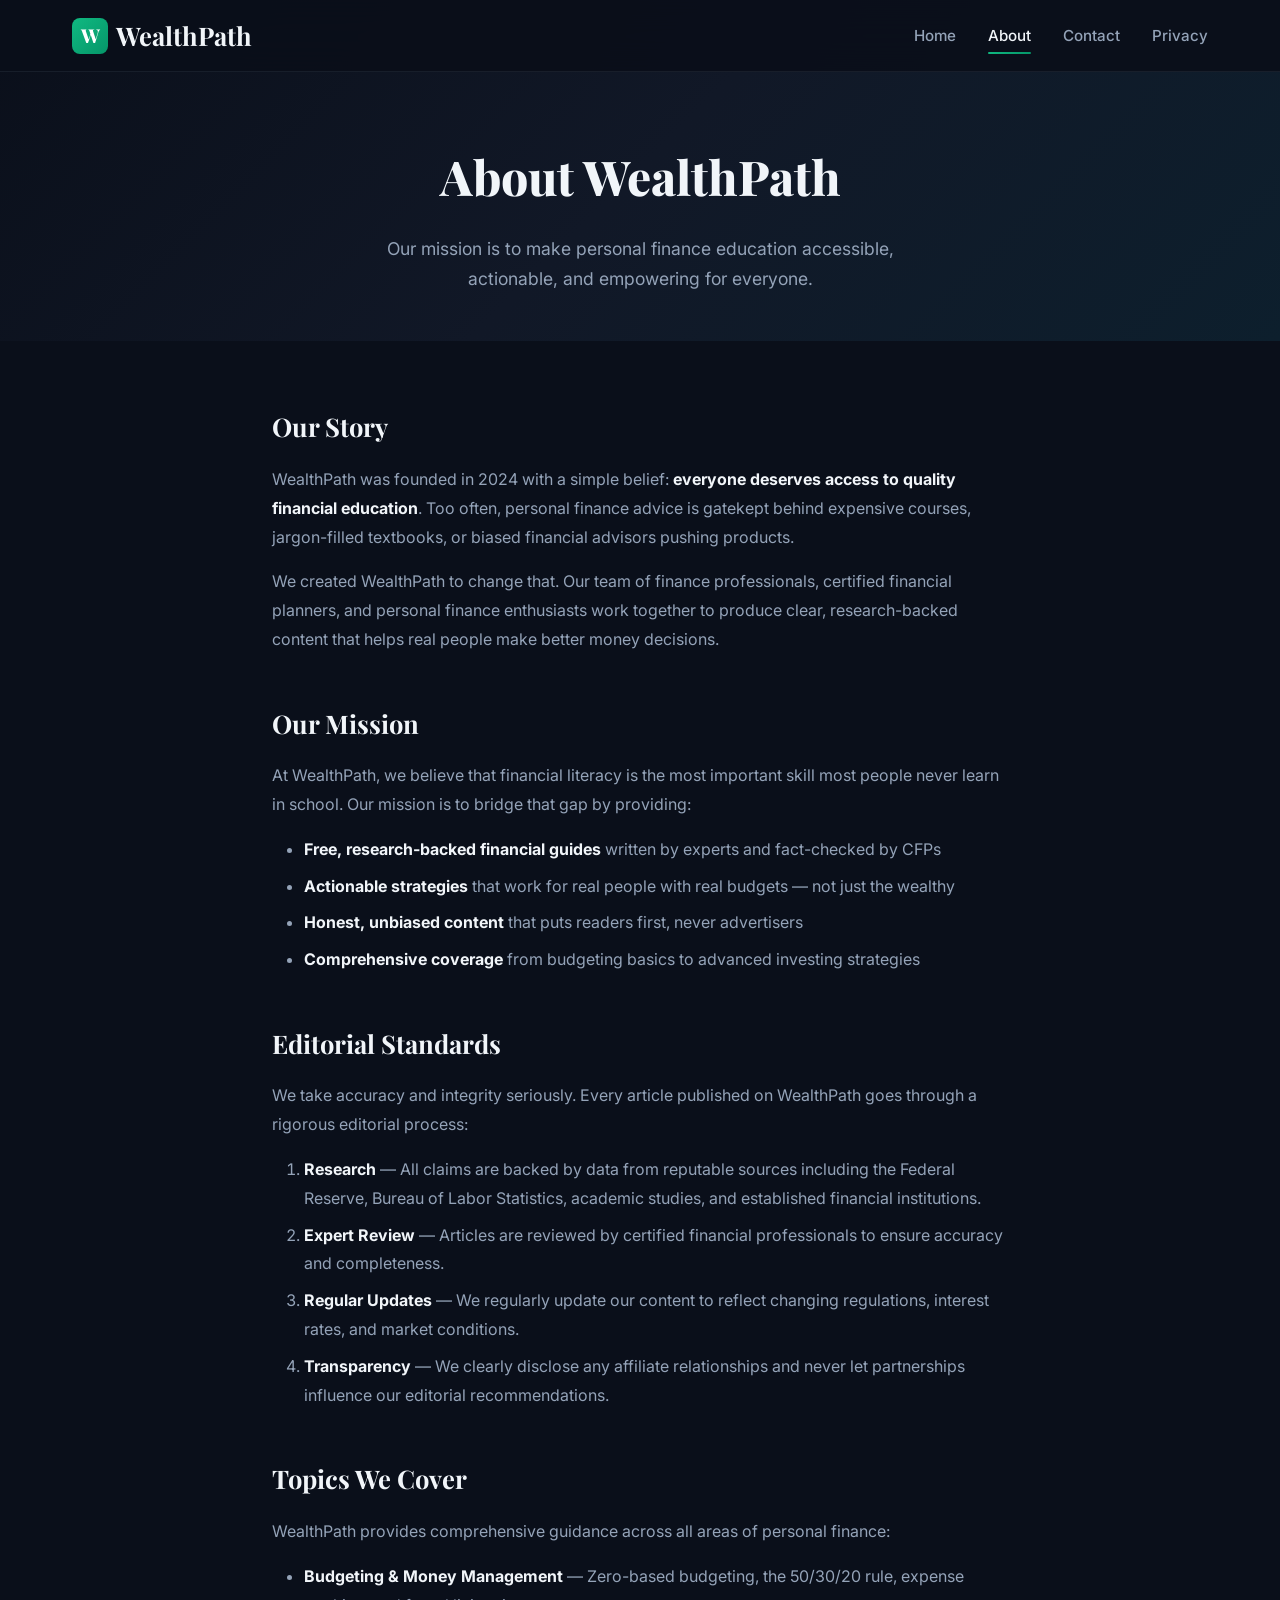
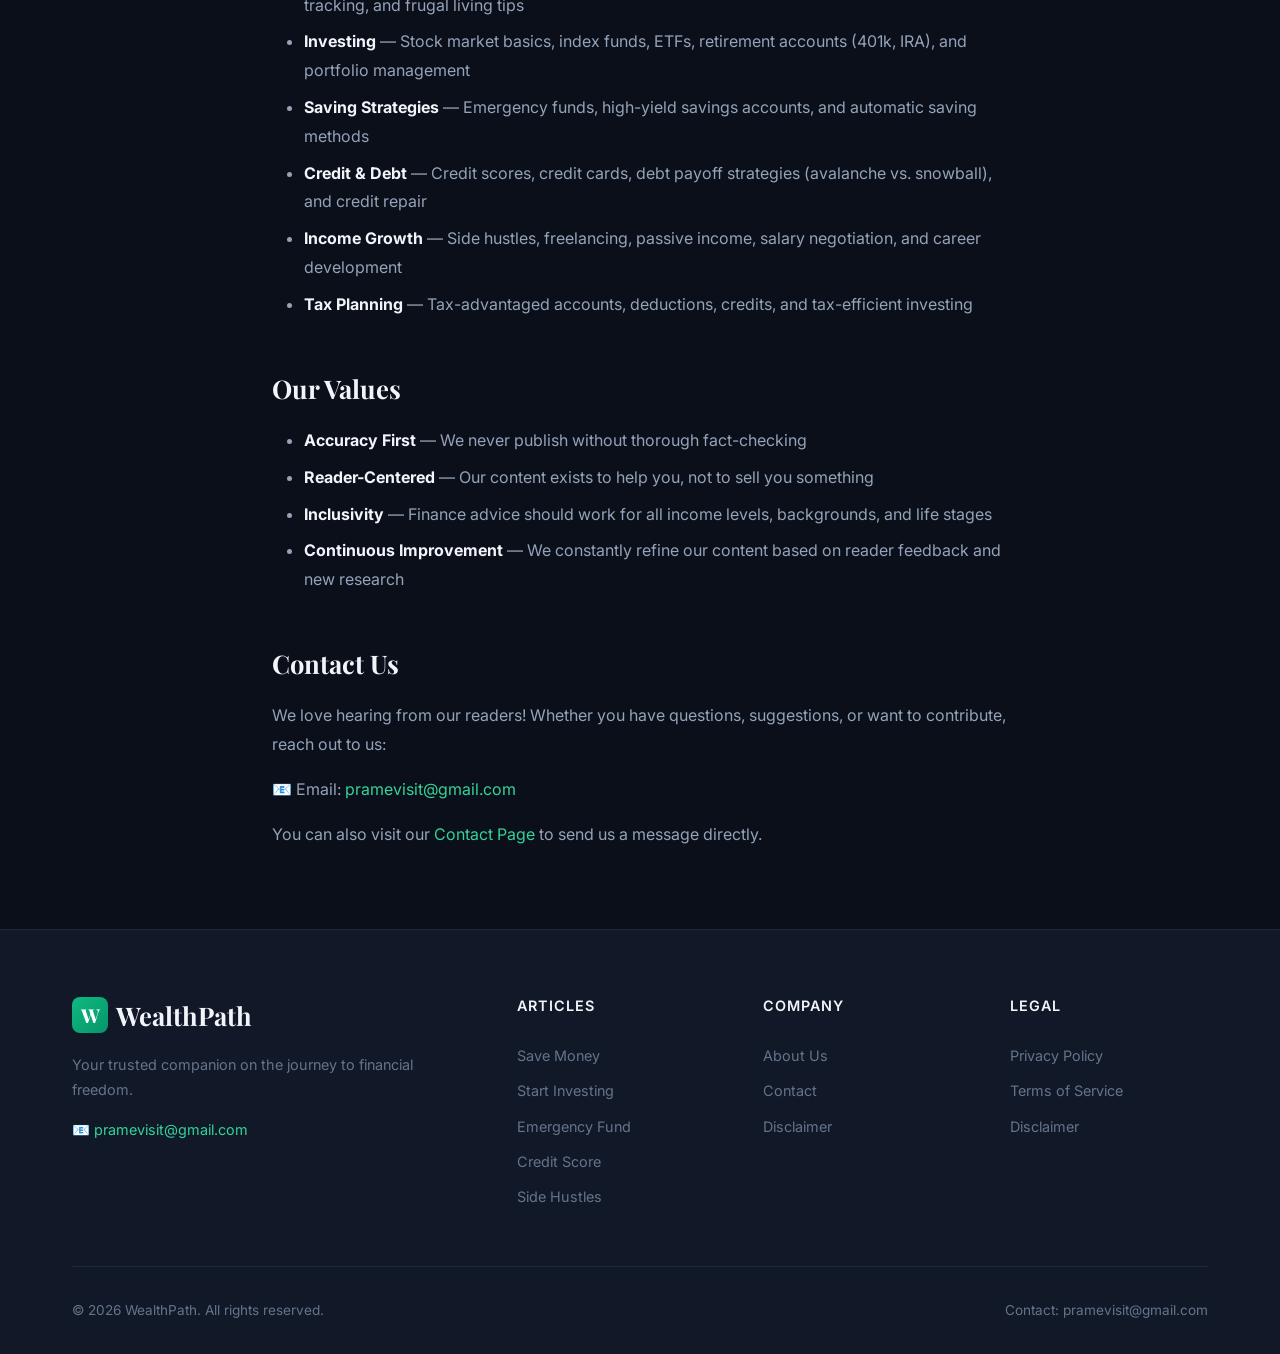
<file: about.html>
<!DOCTYPE html>
<html lang="en">

<head>
    <meta charset="UTF-8">
    <meta name="viewport" content="width=device-width, initial-scale=1.0">
    <meta name="google-site-verification" content="SlWyN3oz9Paq2HHYGo31rOFZ1ajq1xb7T689OpySdWM" />
    <title>About Us — WealthPath | Our Mission & Team</title>
    <meta name="description"
        content="Learn about WealthPath's mission to make personal finance education accessible to everyone. Meet our team of financial experts and content creators.">
    <meta name="robots" content="index, follow">
    <link rel="canonical" href="https://wealthpath.com/about.html">
    <meta property="og:title" content="About WealthPath — Our Mission & Team">
    <meta property="og:description" content="Making personal finance education accessible to everyone.">
    <meta property="og:type" content="website">
    <link rel="stylesheet" href="style.css">
    <script async src="https://pagead2.googlesyndication.com/pagead/js/adsbygoogle.js?client=ca-pub-6546957481428602"
        crossorigin="anonymous"></script>
</head>

<body>

    <header class="header">
        <div class="container">
            <a href="index.html" class="logo"><span class="logo-icon">W</span> WealthPath</a>
            <nav class="nav-links">
                <a href="index.html">Home</a>
                <a href="about.html" class="active">About</a>
                <a href="contact.html">Contact</a>
                <a href="privacy-policy.html">Privacy</a>
            </nav>
            <button class="mobile-menu-btn"
                aria-label="Toggle navigation"><span></span><span></span><span></span></button>
        </div>
    </header>

    <section class="page-hero">
        <div class="container">
            <h1>About WealthPath</h1>
            <p>Our mission is to make personal finance education accessible, actionable, and empowering for everyone.
            </p>
        </div>
    </section>

    <div class="page-content">
        <h2>Our Story</h2>
        <p>WealthPath was founded in 2024 with a simple belief: <strong>everyone deserves access to quality financial
                education</strong>. Too often, personal finance advice is gatekept behind expensive courses,
            jargon-filled textbooks, or biased financial advisors pushing products.</p>
        <p>We created WealthPath to change that. Our team of finance professionals, certified financial planners, and
            personal finance enthusiasts work together to produce clear, research-backed content that helps real people
            make better money decisions.</p>

        <h2>Our Mission</h2>
        <p>At WealthPath, we believe that financial literacy is the most important skill most people never learn in
            school. Our mission is to bridge that gap by providing:</p>
        <ul>
            <li><strong>Free, research-backed financial guides</strong> written by experts and fact-checked by CFPs</li>
            <li><strong>Actionable strategies</strong> that work for real people with real budgets — not just the
                wealthy</li>
            <li><strong>Honest, unbiased content</strong> that puts readers first, never advertisers</li>
            <li><strong>Comprehensive coverage</strong> from budgeting basics to advanced investing strategies</li>
        </ul>

        <h2>Editorial Standards</h2>
        <p>We take accuracy and integrity seriously. Every article published on WealthPath goes through a rigorous
            editorial process:</p>
        <ol>
            <li><strong>Research</strong> — All claims are backed by data from reputable sources including the Federal
                Reserve, Bureau of Labor Statistics, academic studies, and established financial institutions.</li>
            <li><strong>Expert Review</strong> — Articles are reviewed by certified financial professionals to ensure
                accuracy and completeness.</li>
            <li><strong>Regular Updates</strong> — We regularly update our content to reflect changing regulations,
                interest rates, and market conditions.</li>
            <li><strong>Transparency</strong> — We clearly disclose any affiliate relationships and never let
                partnerships influence our editorial recommendations.</li>
        </ol>

        <h2>Topics We Cover</h2>
        <p>WealthPath provides comprehensive guidance across all areas of personal finance:</p>
        <ul>
            <li><strong>Budgeting & Money Management</strong> — Zero-based budgeting, the 50/30/20 rule, expense
                tracking, and frugal living tips</li>
            <li><strong>Investing</strong> — Stock market basics, index funds, ETFs, retirement accounts (401k, IRA),
                and portfolio management</li>
            <li><strong>Saving Strategies</strong> — Emergency funds, high-yield savings accounts, and automatic saving
                methods</li>
            <li><strong>Credit & Debt</strong> — Credit scores, credit cards, debt payoff strategies (avalanche vs.
                snowball), and credit repair</li>
            <li><strong>Income Growth</strong> — Side hustles, freelancing, passive income, salary negotiation, and
                career development</li>
            <li><strong>Tax Planning</strong> — Tax-advantaged accounts, deductions, credits, and tax-efficient
                investing</li>
        </ul>

        <h2>Our Values</h2>
        <ul>
            <li><strong>Accuracy First</strong> — We never publish without thorough fact-checking</li>
            <li><strong>Reader-Centered</strong> — Our content exists to help you, not to sell you something</li>
            <li><strong>Inclusivity</strong> — Finance advice should work for all income levels, backgrounds, and life
                stages</li>
            <li><strong>Continuous Improvement</strong> — We constantly refine our content based on reader feedback and
                new research</li>
        </ul>

        <h2>Contact Us</h2>
        <p>We love hearing from our readers! Whether you have questions, suggestions, or want to contribute, reach out
            to us:</p>
        <p>📧 Email: <a href="mailto:pramevisit@gmail.com">pramevisit@gmail.com</a></p>
        <p>You can also visit our <a href="contact.html">Contact Page</a> to send us a message directly.</p>
    </div>

    <footer class="footer">
        <div class="container">
            <div class="footer-grid">
                <div class="footer-brand">
                    <a href="index.html" class="logo"><span class="logo-icon">W</span> WealthPath</a>
                    <p>Your trusted companion on the journey to financial freedom.</p>
                    <p>📧 <a href="mailto:pramevisit@gmail.com">pramevisit@gmail.com</a></p>
                </div>
                <div class="footer-column">
                    <h4>Articles</h4>
                    <ul>
                        <li><a href="save-money-every-month.html">Save Money</a></li>
                        <li><a href="start-investing-100-dollars.html">Start Investing</a></li>
                        <li><a href="emergency-fund-guide.html">Emergency Fund</a></li>
                        <li><a href="improve-credit-score.html">Credit Score</a></li>
                        <li><a href="side-hustle-ideas-2026.html">Side Hustles</a></li>
                    </ul>
                </div>
                <div class="footer-column">
                    <h4>Company</h4>
                    <ul>
                        <li><a href="about.html">About Us</a></li>
                        <li><a href="contact.html">Contact</a></li>
                        <li><a href="disclaimer.html">Disclaimer</a></li>
                    </ul>
                </div>
                <div class="footer-column">
                    <h4>Legal</h4>
                    <ul>
                        <li><a href="privacy-policy.html">Privacy Policy</a></li>
                        <li><a href="terms.html">Terms of Service</a></li>
                        <li><a href="disclaimer.html">Disclaimer</a></li>
                    </ul>
                </div>
            </div>
            <div class="footer-bottom">
                <p>&copy; 2026 WealthPath. All rights reserved.</p>
                <p>Contact: <a href="mailto:pramevisit@gmail.com">pramevisit@gmail.com</a></p>
            </div>
        </div>
    </footer>
    <script src="script.js"></script>
</body>

</html>
</file>
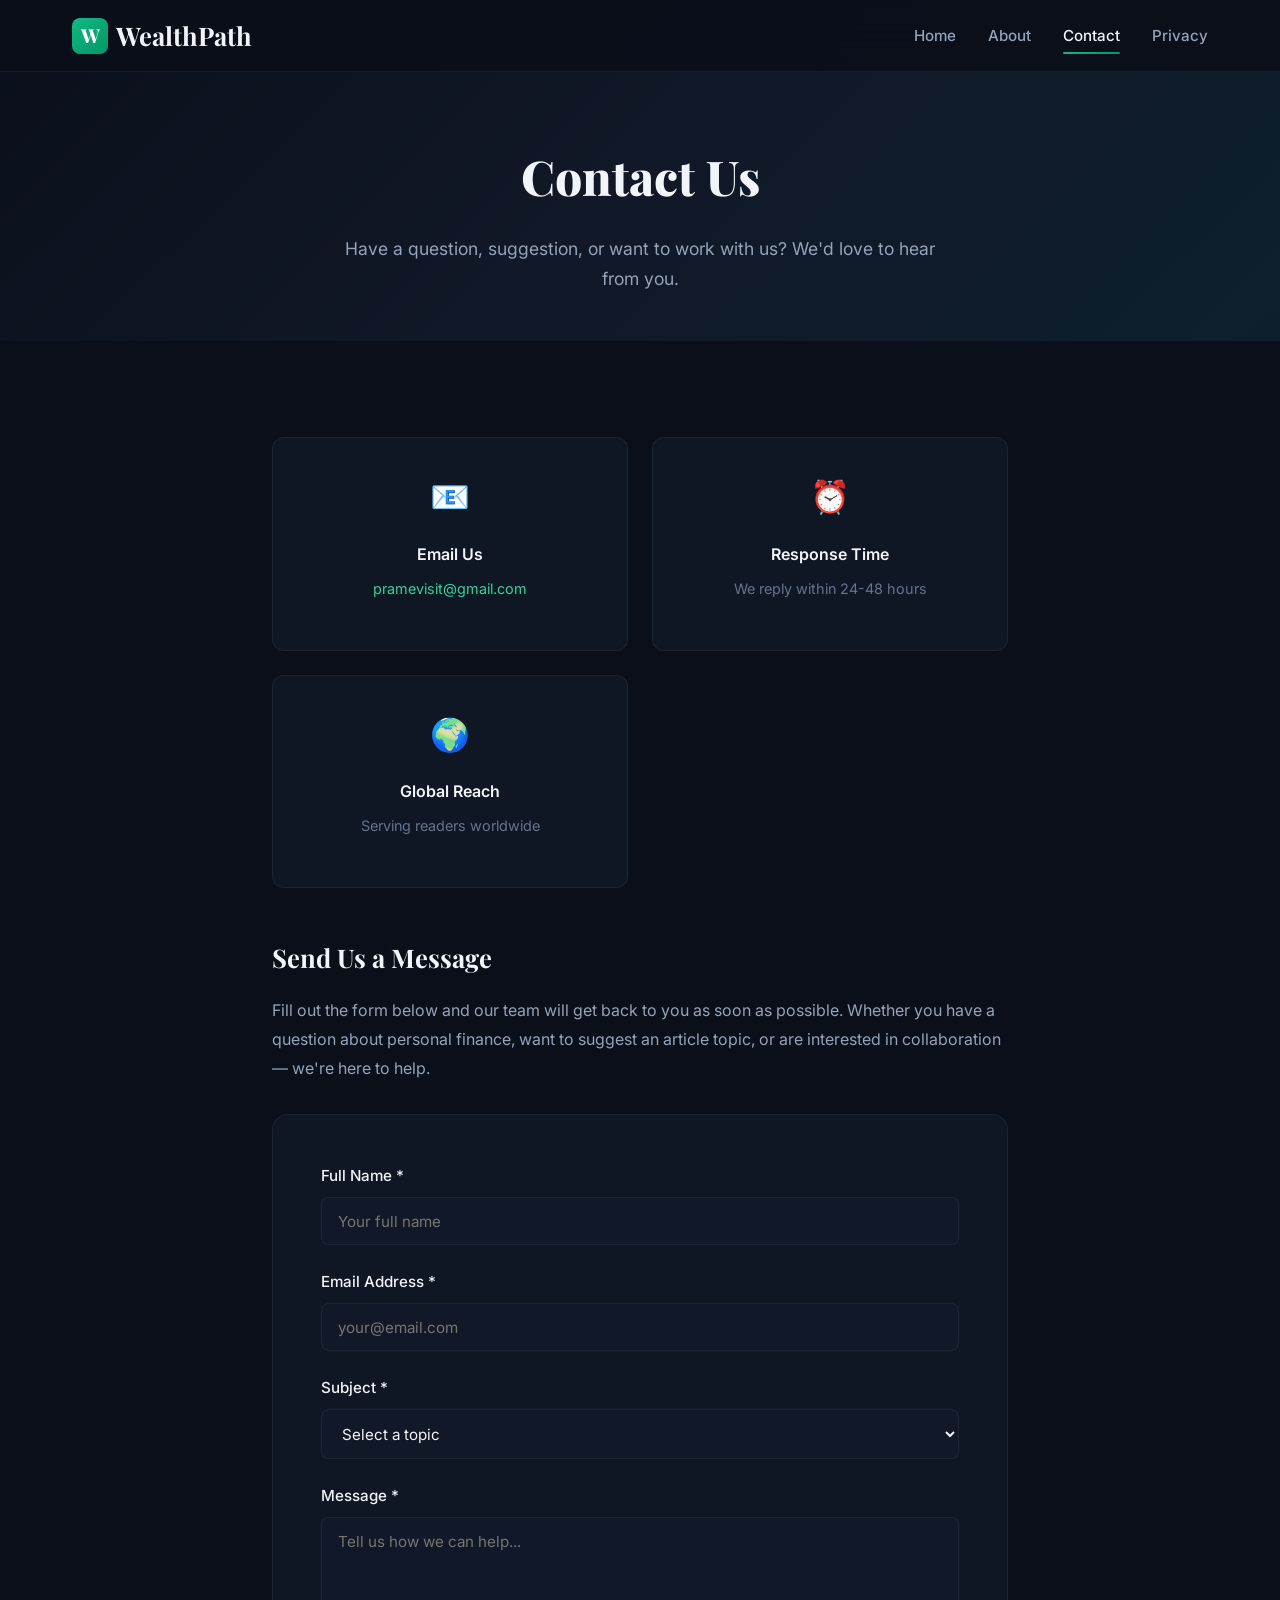
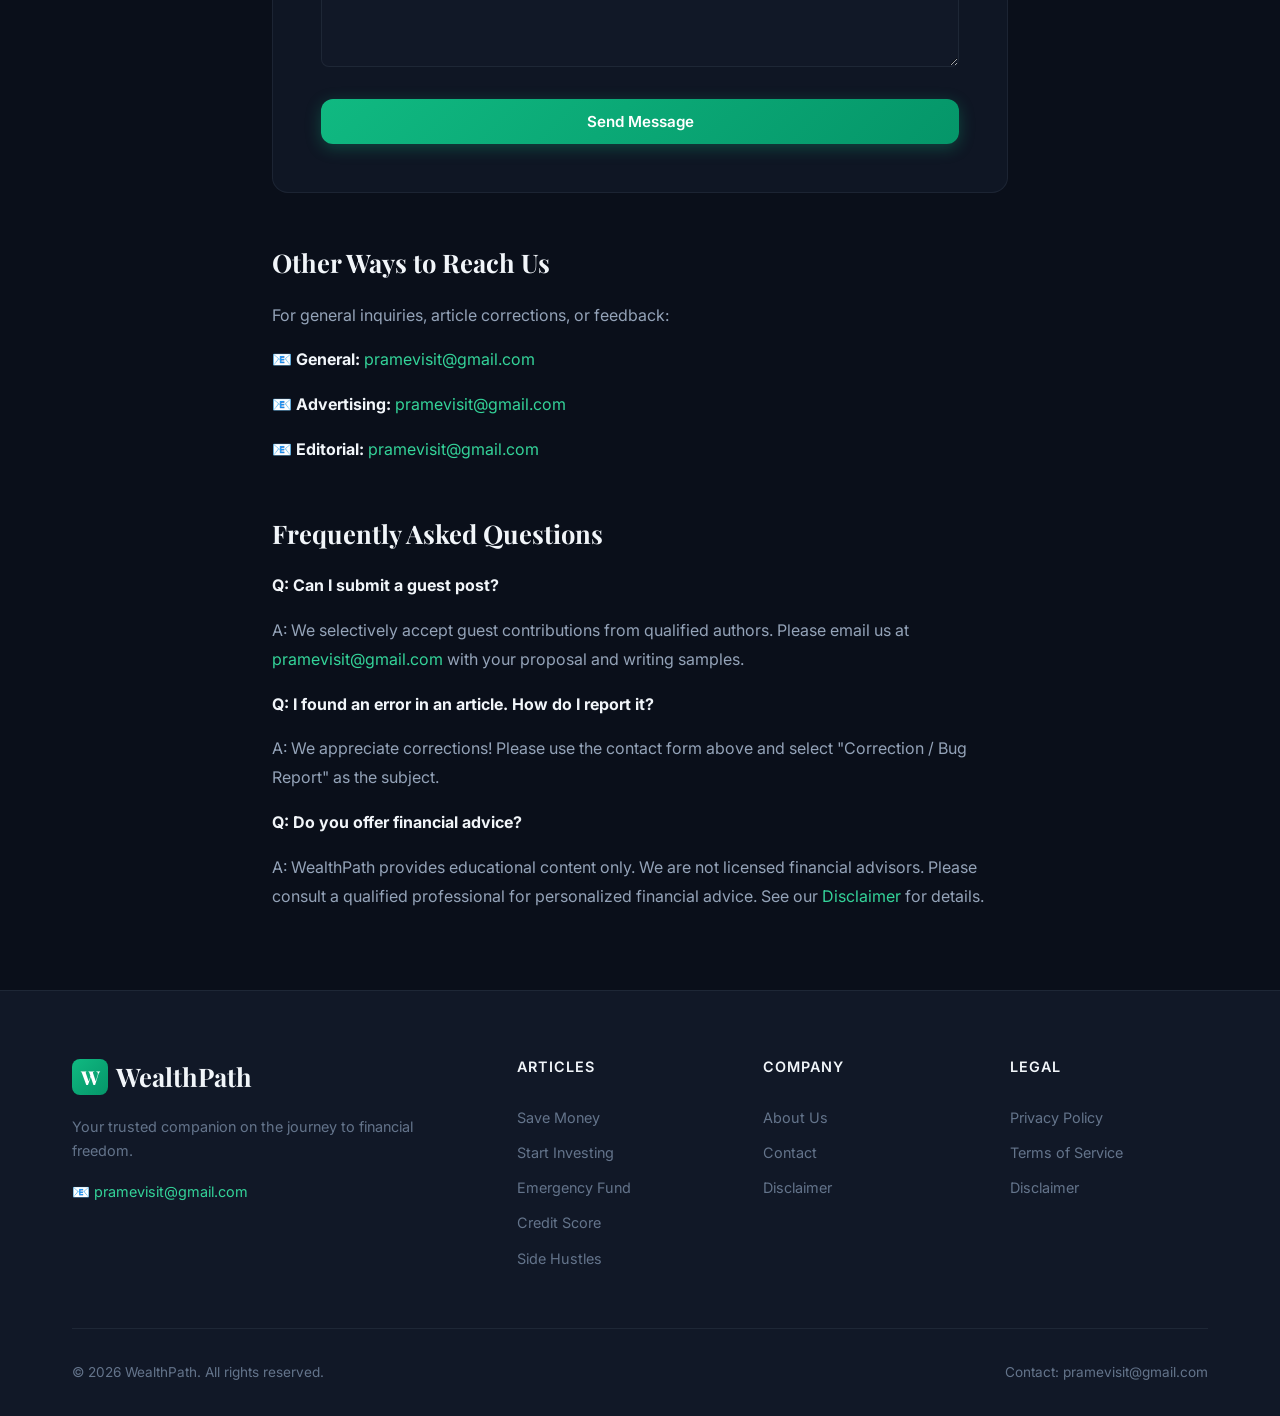
<file: contact.html>
<!DOCTYPE html>
<html lang="en">

<head>
    <meta charset="UTF-8">
    <meta name="viewport" content="width=device-width, initial-scale=1.0">
    <meta name="google-site-verification" content="SlWyN3oz9Paq2HHYGo31rOFZ1ajq1xb7T689OpySdWM" />
    <title>Contact Us — WealthPath | Get in Touch</title>
    <meta name="description"
        content="Contact WealthPath for questions, feedback, collaboration inquiries, or advertising partnerships. We typically respond within 24-48 hours.">
    <meta name="robots" content="index, follow">
    <link rel="canonical" href="https://wealthpath.com/contact.html">
    <meta property="og:title" content="Contact WealthPath">
    <meta property="og:description" content="Get in touch with our team for questions, feedback, or collaboration.">
    <meta property="og:type" content="website">
    <link rel="stylesheet" href="style.css">
    <script async src="https://pagead2.googlesyndication.com/pagead/js/adsbygoogle.js?client=ca-pub-6546957481428602"
        crossorigin="anonymous"></script>
</head>

<body>

    <header class="header">
        <div class="container">
            <a href="index.html" class="logo"><span class="logo-icon">W</span> WealthPath</a>
            <nav class="nav-links">
                <a href="index.html">Home</a>
                <a href="about.html">About</a>
                <a href="contact.html" class="active">Contact</a>
                <a href="privacy-policy.html">Privacy</a>
            </nav>
            <button class="mobile-menu-btn"
                aria-label="Toggle navigation"><span></span><span></span><span></span></button>
        </div>
    </header>

    <section class="page-hero">
        <div class="container">
            <h1>Contact Us</h1>
            <p>Have a question, suggestion, or want to work with us? We'd love to hear from you.</p>
        </div>
    </section>

    <div class="page-content">
        <div class="contact-info">
            <div class="contact-info-item fade-in">
                <div class="icon">📧</div>
                <h3>Email Us</h3>
                <p><a href="mailto:pramevisit@gmail.com">pramevisit@gmail.com</a></p>
            </div>
            <div class="contact-info-item fade-in">
                <div class="icon">⏰</div>
                <h3>Response Time</h3>
                <p>We reply within 24-48 hours</p>
            </div>
            <div class="contact-info-item fade-in">
                <div class="icon">🌍</div>
                <h3>Global Reach</h3>
                <p>Serving readers worldwide</p>
            </div>
        </div>

        <h2>Send Us a Message</h2>
        <p>Fill out the form below and our team will get back to you as soon as possible. Whether you have a question
            about personal finance, want to suggest an article topic, or are interested in collaboration — we're here to
            help.</p>

        <form class="contact-form" id="contact-form">
            <div class="form-group">
                <label for="contact-name">Full Name *</label>
                <input type="text" id="contact-name" name="name" required placeholder="Your full name">
            </div>
            <div class="form-group">
                <label for="contact-email">Email Address *</label>
                <input type="email" id="contact-email" name="email" required placeholder="your@email.com">
            </div>
            <div class="form-group">
                <label for="contact-subject">Subject *</label>
                <select id="contact-subject" name="subject" required>
                    <option value="">Select a topic</option>
                    <option value="general">General Inquiry</option>
                    <option value="feedback">Article Feedback</option>
                    <option value="suggestion">Content Suggestion</option>
                    <option value="collaboration">Collaboration / Partnership</option>
                    <option value="advertising">Advertising Inquiry</option>
                    <option value="correction">Correction / Bug Report</option>
                    <option value="other">Other</option>
                </select>
            </div>
            <div class="form-group">
                <label for="contact-message">Message *</label>
                <textarea id="contact-message" name="message" required
                    placeholder="Tell us how we can help..."></textarea>
            </div>
            <button type="submit" class="btn btn-primary" style="width:100%; justify-content:center;">Send
                Message</button>
        </form>

        <h2>Other Ways to Reach Us</h2>
        <p>For general inquiries, article corrections, or feedback:</p>
        <p>📧 <strong>General:</strong> <a href="mailto:pramevisit@gmail.com">pramevisit@gmail.com</a></p>
        <p>📧 <strong>Advertising:</strong> <a href="mailto:pramevisit@gmail.com">pramevisit@gmail.com</a></p>
        <p>📧 <strong>Editorial:</strong> <a href="mailto:pramevisit@gmail.com">pramevisit@gmail.com</a></p>

        <h2>Frequently Asked Questions</h2>
        <p><strong>Q: Can I submit a guest post?</strong></p>
        <p>A: We selectively accept guest contributions from qualified authors. Please email us at <a
                href="mailto:pramevisit@gmail.com">pramevisit@gmail.com</a> with your proposal and writing samples.</p>
        <p><strong>Q: I found an error in an article. How do I report it?</strong></p>
        <p>A: We appreciate corrections! Please use the contact form above and select "Correction / Bug Report" as the
            subject.</p>
        <p><strong>Q: Do you offer financial advice?</strong></p>
        <p>A: WealthPath provides educational content only. We are not licensed financial advisors. Please consult a
            qualified professional for personalized financial advice. See our <a href="disclaimer.html">Disclaimer</a>
            for details.</p>
    </div>

    <footer class="footer">
        <div class="container">
            <div class="footer-grid">
                <div class="footer-brand">
                    <a href="index.html" class="logo"><span class="logo-icon">W</span> WealthPath</a>
                    <p>Your trusted companion on the journey to financial freedom.</p>
                    <p>📧 <a href="mailto:pramevisit@gmail.com">pramevisit@gmail.com</a></p>
                </div>
                <div class="footer-column">
                    <h4>Articles</h4>
                    <ul>
                        <li><a href="save-money-every-month.html">Save Money</a></li>
                        <li><a href="start-investing-100-dollars.html">Start Investing</a></li>
                        <li><a href="emergency-fund-guide.html">Emergency Fund</a></li>
                        <li><a href="improve-credit-score.html">Credit Score</a></li>
                        <li><a href="side-hustle-ideas-2026.html">Side Hustles</a></li>
                    </ul>
                </div>
                <div class="footer-column">
                    <h4>Company</h4>
                    <ul>
                        <li><a href="about.html">About Us</a></li>
                        <li><a href="contact.html">Contact</a></li>
                        <li><a href="disclaimer.html">Disclaimer</a></li>
                    </ul>
                </div>
                <div class="footer-column">
                    <h4>Legal</h4>
                    <ul>
                        <li><a href="privacy-policy.html">Privacy Policy</a></li>
                        <li><a href="terms.html">Terms of Service</a></li>
                        <li><a href="disclaimer.html">Disclaimer</a></li>
                    </ul>
                </div>
            </div>
            <div class="footer-bottom">
                <p>&copy; 2026 WealthPath. All rights reserved.</p>
                <p>Contact: <a href="mailto:pramevisit@gmail.com">pramevisit@gmail.com</a></p>
            </div>
        </div>
    </footer>
    <script src="script.js"></script>
</body>

</html>
</file>
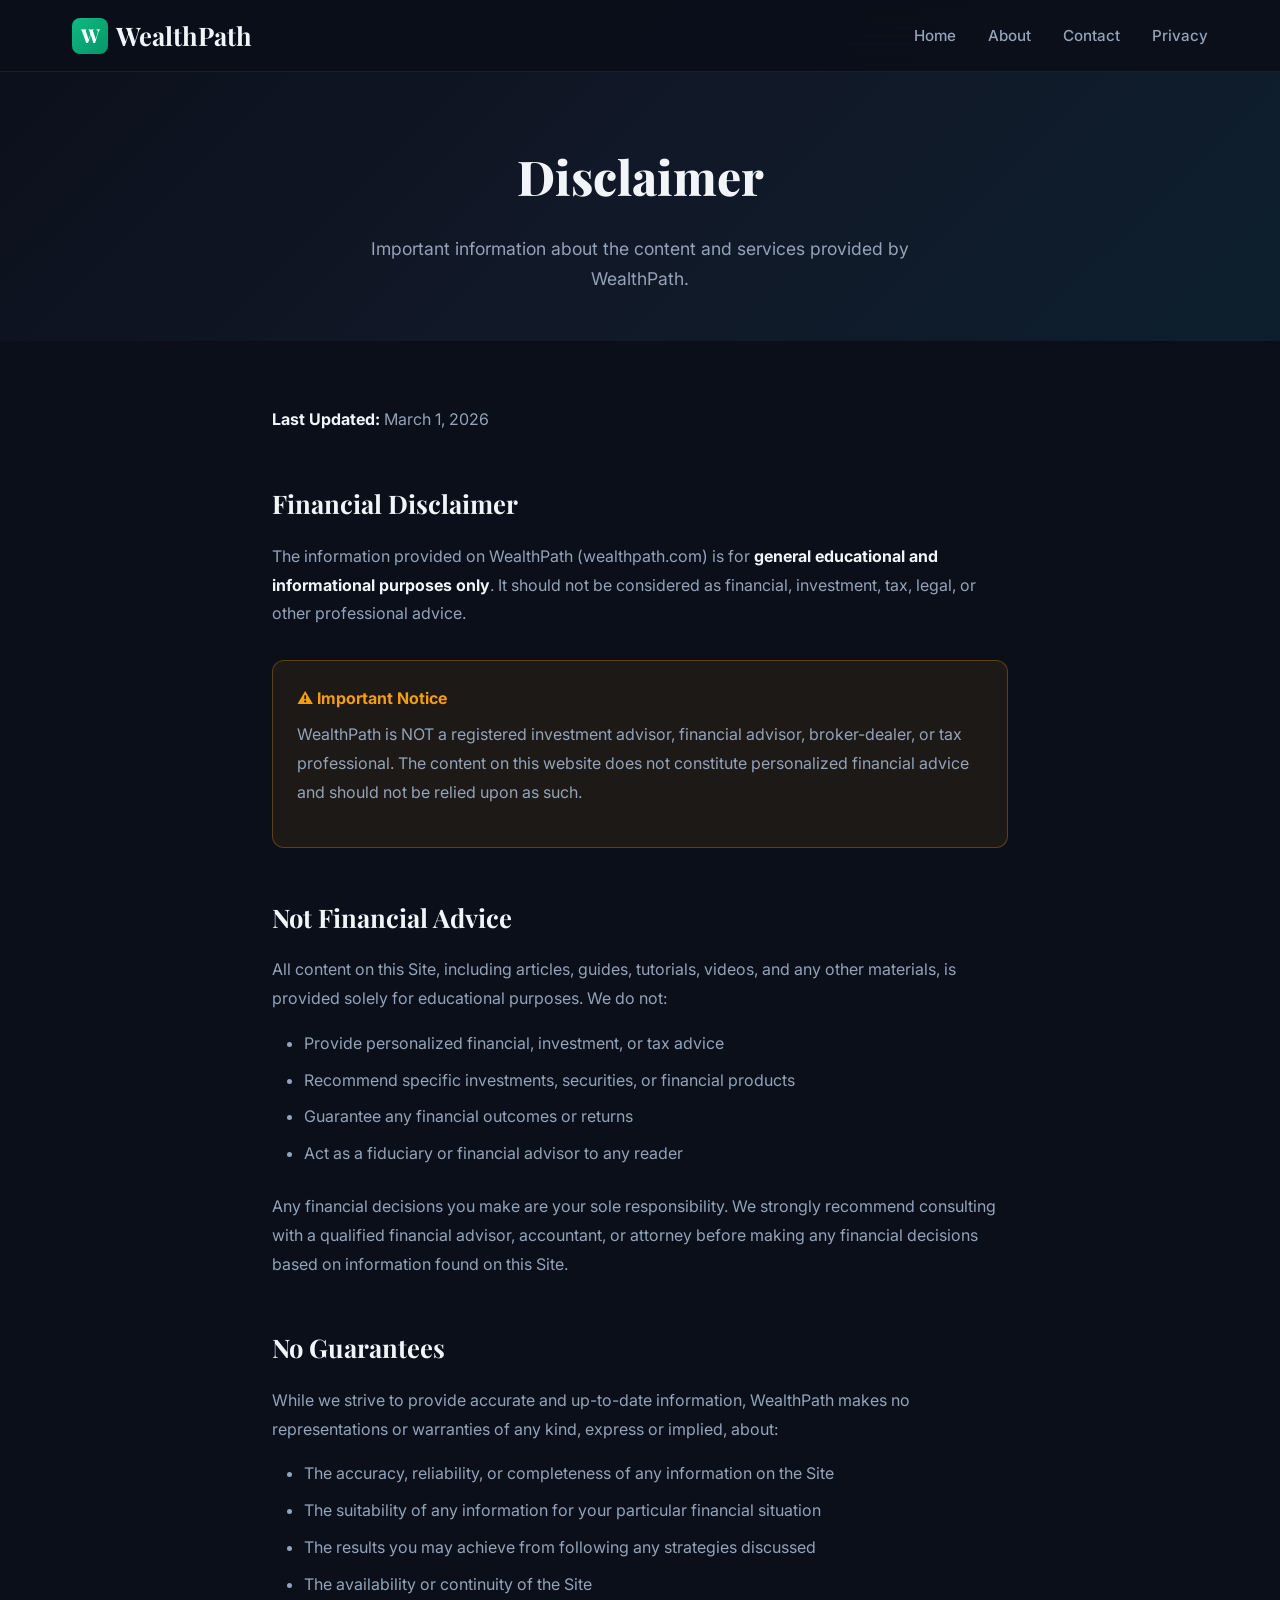
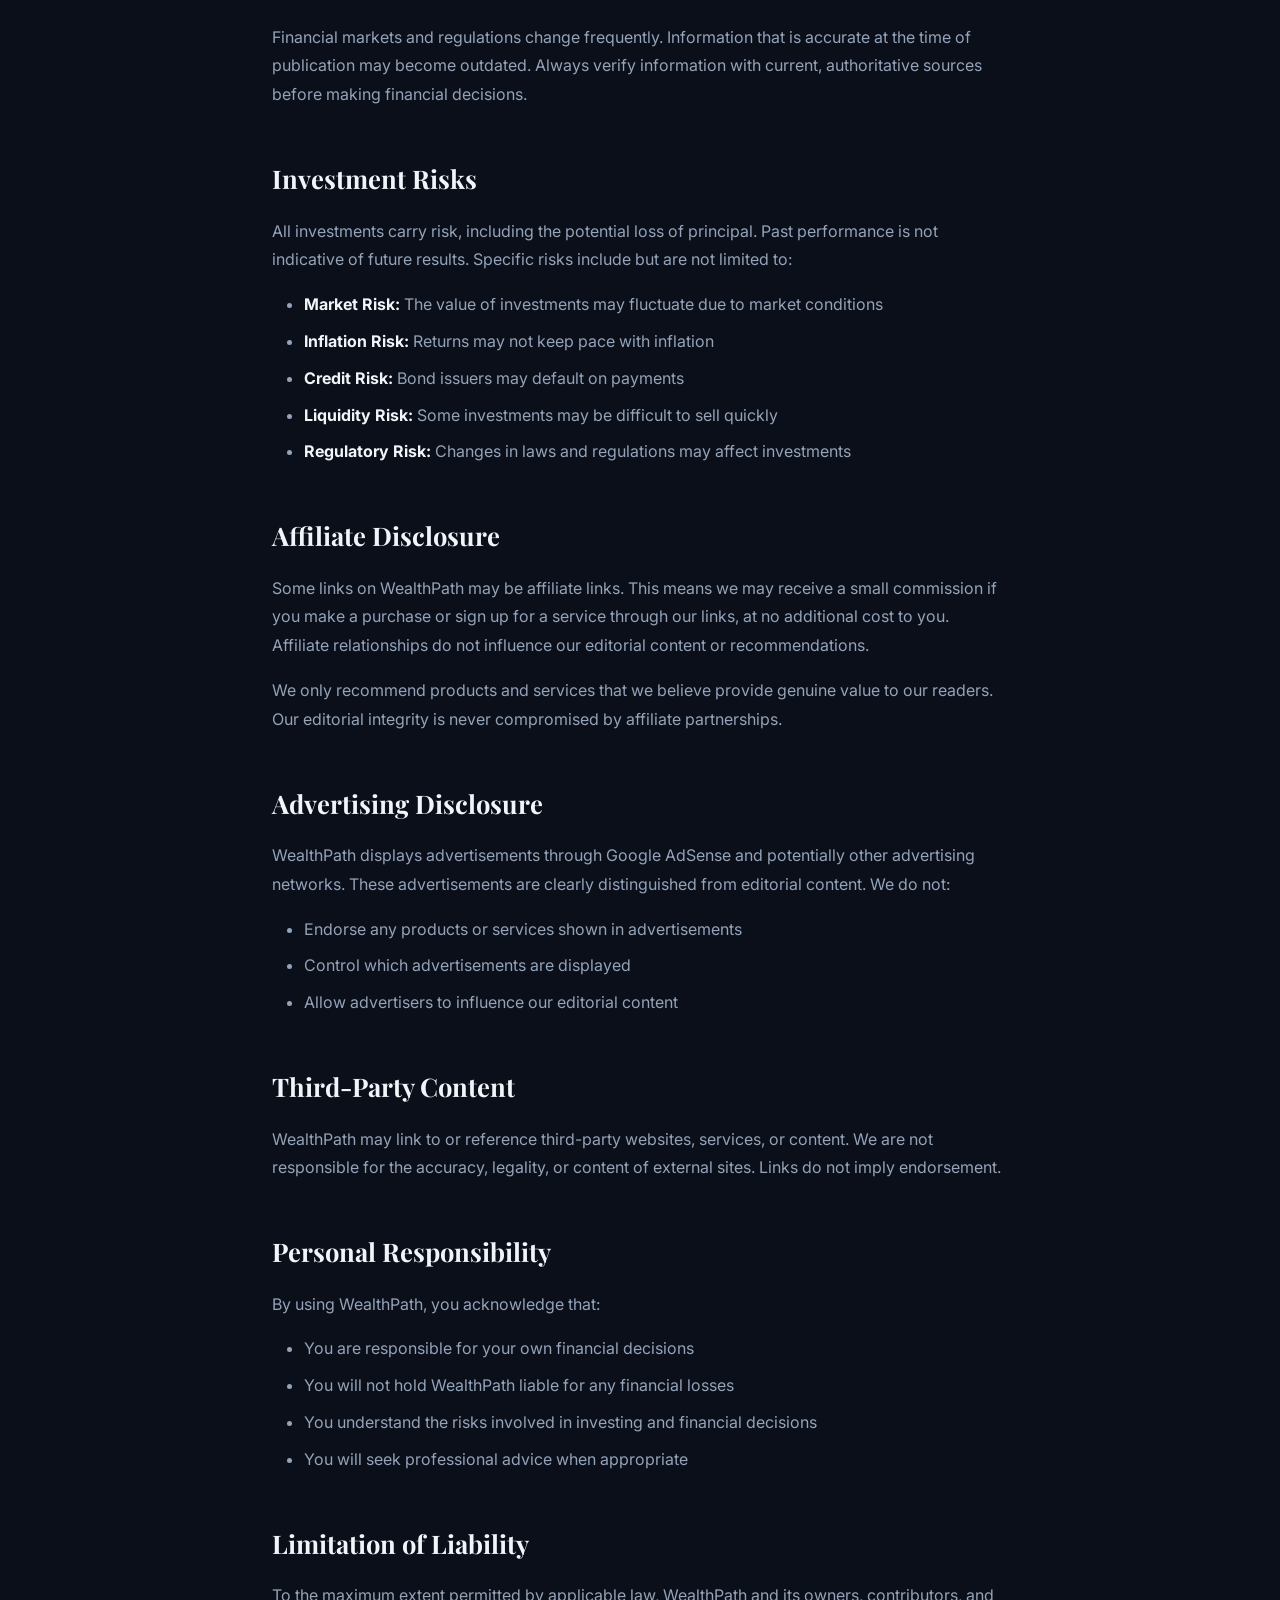
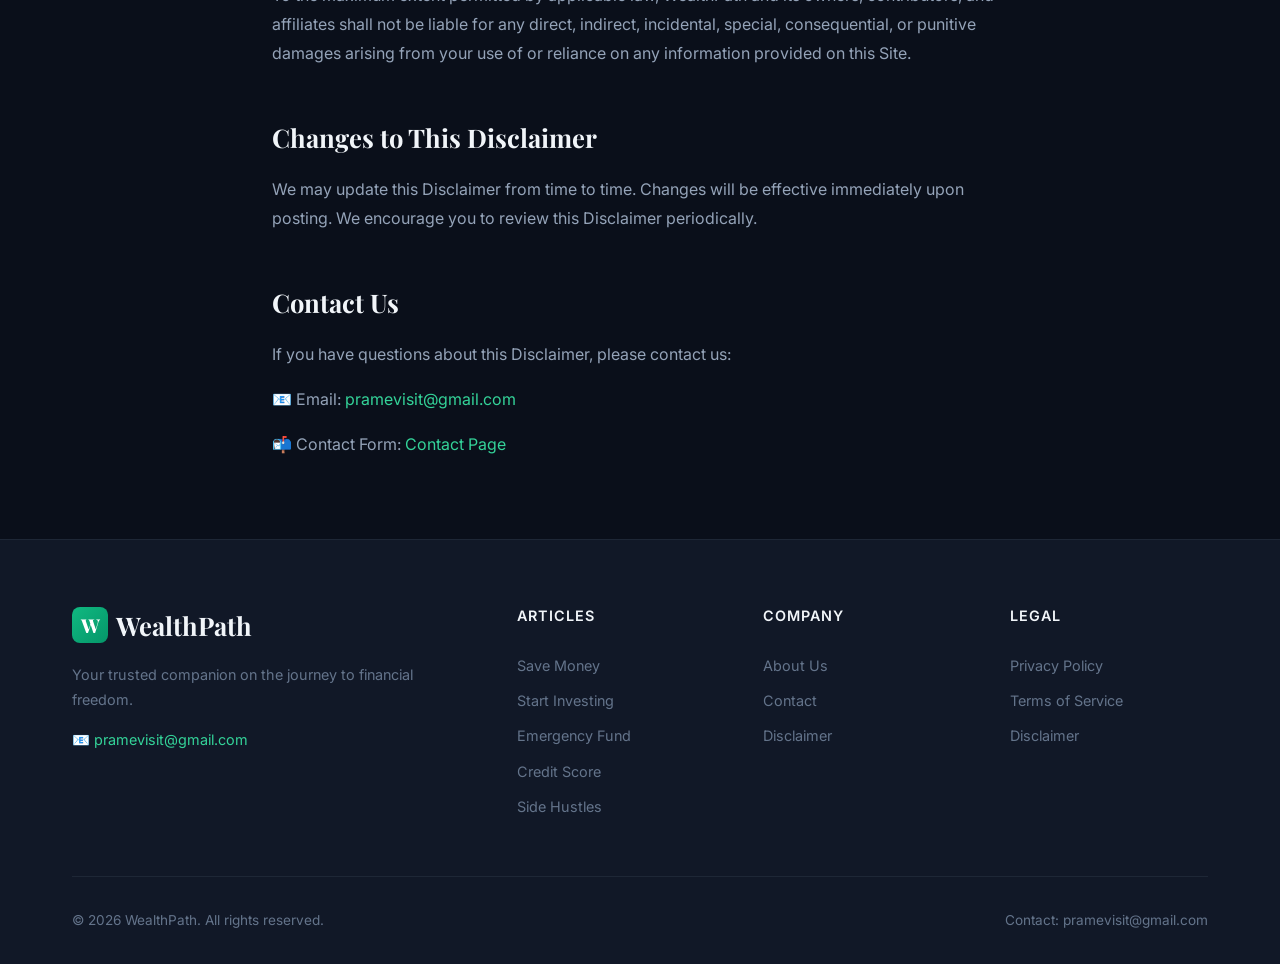
<file: disclaimer.html>
<!DOCTYPE html>
<html lang="en">

<head>
    <meta charset="UTF-8">
    <meta name="viewport" content="width=device-width, initial-scale=1.0">
    <meta name="google-site-verification" content="SlWyN3oz9Paq2HHYGo31rOFZ1ajq1xb7T689OpySdWM" />
    <title>Disclaimer — WealthPath | Financial Disclaimer</title>
    <meta name="description"
        content="WealthPath Disclaimer: Important information about the educational nature of our content. WealthPath does not provide personalized financial advice.">
    <meta name="robots" content="index, follow">
    <link rel="canonical" href="https://wealthpath.com/disclaimer.html">
    <link rel="stylesheet" href="style.css">
    <script async src="https://pagead2.googlesyndication.com/pagead/js/adsbygoogle.js?client=ca-pub-6546957481428602"
        crossorigin="anonymous"></script>
</head>

<body>

    <header class="header">
        <div class="container">
            <a href="index.html" class="logo"><span class="logo-icon">W</span> WealthPath</a>
            <nav class="nav-links">
                <a href="index.html">Home</a>
                <a href="about.html">About</a>
                <a href="contact.html">Contact</a>
                <a href="privacy-policy.html">Privacy</a>
            </nav>
            <button class="mobile-menu-btn"
                aria-label="Toggle navigation"><span></span><span></span><span></span></button>
        </div>
    </header>

    <section class="page-hero">
        <div class="container">
            <h1>Disclaimer</h1>
            <p>Important information about the content and services provided by WealthPath.</p>
        </div>
    </section>

    <div class="page-content">
        <p><strong>Last Updated:</strong> March 1, 2026</p>

        <h2>Financial Disclaimer</h2>
        <p>The information provided on WealthPath (wealthpath.com) is for <strong>general educational and informational
                purposes only</strong>. It should not be considered as financial, investment, tax, legal, or other
            professional advice.</p>

        <div class="warning-box">
            <h4>⚠️ Important Notice</h4>
            <p>WealthPath is NOT a registered investment advisor, financial advisor, broker-dealer, or tax professional.
                The content on this website does not constitute personalized financial advice and should not be relied
                upon as such.</p>
        </div>

        <h2>Not Financial Advice</h2>
        <p>All content on this Site, including articles, guides, tutorials, videos, and any other materials, is provided
            solely for educational purposes. We do not:</p>
        <ul>
            <li>Provide personalized financial, investment, or tax advice</li>
            <li>Recommend specific investments, securities, or financial products</li>
            <li>Guarantee any financial outcomes or returns</li>
            <li>Act as a fiduciary or financial advisor to any reader</li>
        </ul>
        <p>Any financial decisions you make are your sole responsibility. We strongly recommend consulting with a
            qualified financial advisor, accountant, or attorney before making any financial decisions based on
            information found on this Site.</p>

        <h2>No Guarantees</h2>
        <p>While we strive to provide accurate and up-to-date information, WealthPath makes no representations or
            warranties of any kind, express or implied, about:</p>
        <ul>
            <li>The accuracy, reliability, or completeness of any information on the Site</li>
            <li>The suitability of any information for your particular financial situation</li>
            <li>The results you may achieve from following any strategies discussed</li>
            <li>The availability or continuity of the Site</li>
        </ul>
        <p>Financial markets and regulations change frequently. Information that is accurate at the time of publication
            may become outdated. Always verify information with current, authoritative sources before making financial
            decisions.</p>

        <h2>Investment Risks</h2>
        <p>All investments carry risk, including the potential loss of principal. Past performance is not indicative of
            future results. Specific risks include but are not limited to:</p>
        <ul>
            <li><strong>Market Risk:</strong> The value of investments may fluctuate due to market conditions</li>
            <li><strong>Inflation Risk:</strong> Returns may not keep pace with inflation</li>
            <li><strong>Credit Risk:</strong> Bond issuers may default on payments</li>
            <li><strong>Liquidity Risk:</strong> Some investments may be difficult to sell quickly</li>
            <li><strong>Regulatory Risk:</strong> Changes in laws and regulations may affect investments</li>
        </ul>

        <h2>Affiliate Disclosure</h2>
        <p>Some links on WealthPath may be affiliate links. This means we may receive a small commission if you make a
            purchase or sign up for a service through our links, at no additional cost to you. Affiliate relationships
            do not influence our editorial content or recommendations.</p>
        <p>We only recommend products and services that we believe provide genuine value to our readers. Our editorial
            integrity is never compromised by affiliate partnerships.</p>

        <h2>Advertising Disclosure</h2>
        <p>WealthPath displays advertisements through Google AdSense and potentially other advertising networks. These
            advertisements are clearly distinguished from editorial content. We do not:</p>
        <ul>
            <li>Endorse any products or services shown in advertisements</li>
            <li>Control which advertisements are displayed</li>
            <li>Allow advertisers to influence our editorial content</li>
        </ul>

        <h2>Third-Party Content</h2>
        <p>WealthPath may link to or reference third-party websites, services, or content. We are not responsible for
            the accuracy, legality, or content of external sites. Links do not imply endorsement.</p>

        <h2>Personal Responsibility</h2>
        <p>By using WealthPath, you acknowledge that:</p>
        <ul>
            <li>You are responsible for your own financial decisions</li>
            <li>You will not hold WealthPath liable for any financial losses</li>
            <li>You understand the risks involved in investing and financial decisions</li>
            <li>You will seek professional advice when appropriate</li>
        </ul>

        <h2>Limitation of Liability</h2>
        <p>To the maximum extent permitted by applicable law, WealthPath and its owners, contributors, and affiliates
            shall not be liable for any direct, indirect, incidental, special, consequential, or punitive damages
            arising from your use of or reliance on any information provided on this Site.</p>

        <h2>Changes to This Disclaimer</h2>
        <p>We may update this Disclaimer from time to time. Changes will be effective immediately upon posting. We
            encourage you to review this Disclaimer periodically.</p>

        <h2>Contact Us</h2>
        <p>If you have questions about this Disclaimer, please contact us:</p>
        <p>📧 Email: <a href="mailto:pramevisit@gmail.com">pramevisit@gmail.com</a></p>
        <p>📬 Contact Form: <a href="contact.html">Contact Page</a></p>
    </div>

    <footer class="footer">
        <div class="container">
            <div class="footer-grid">
                <div class="footer-brand">
                    <a href="index.html" class="logo"><span class="logo-icon">W</span> WealthPath</a>
                    <p>Your trusted companion on the journey to financial freedom.</p>
                    <p>📧 <a href="mailto:pramevisit@gmail.com">pramevisit@gmail.com</a></p>
                </div>
                <div class="footer-column">
                    <h4>Articles</h4>
                    <ul>
                        <li><a href="save-money-every-month.html">Save Money</a></li>
                        <li><a href="start-investing-100-dollars.html">Start Investing</a></li>
                        <li><a href="emergency-fund-guide.html">Emergency Fund</a></li>
                        <li><a href="improve-credit-score.html">Credit Score</a></li>
                        <li><a href="side-hustle-ideas-2026.html">Side Hustles</a></li>
                    </ul>
                </div>
                <div class="footer-column">
                    <h4>Company</h4>
                    <ul>
                        <li><a href="about.html">About Us</a></li>
                        <li><a href="contact.html">Contact</a></li>
                        <li><a href="disclaimer.html">Disclaimer</a></li>
                    </ul>
                </div>
                <div class="footer-column">
                    <h4>Legal</h4>
                    <ul>
                        <li><a href="privacy-policy.html">Privacy Policy</a></li>
                        <li><a href="terms.html">Terms of Service</a></li>
                        <li><a href="disclaimer.html">Disclaimer</a></li>
                    </ul>
                </div>
            </div>
            <div class="footer-bottom">
                <p>&copy; 2026 WealthPath. All rights reserved.</p>
                <p>Contact: <a href="mailto:pramevisit@gmail.com">pramevisit@gmail.com</a></p>
            </div>
        </div>
    </footer>
    <script src="script.js"></script>
</body>

</html>
</file>
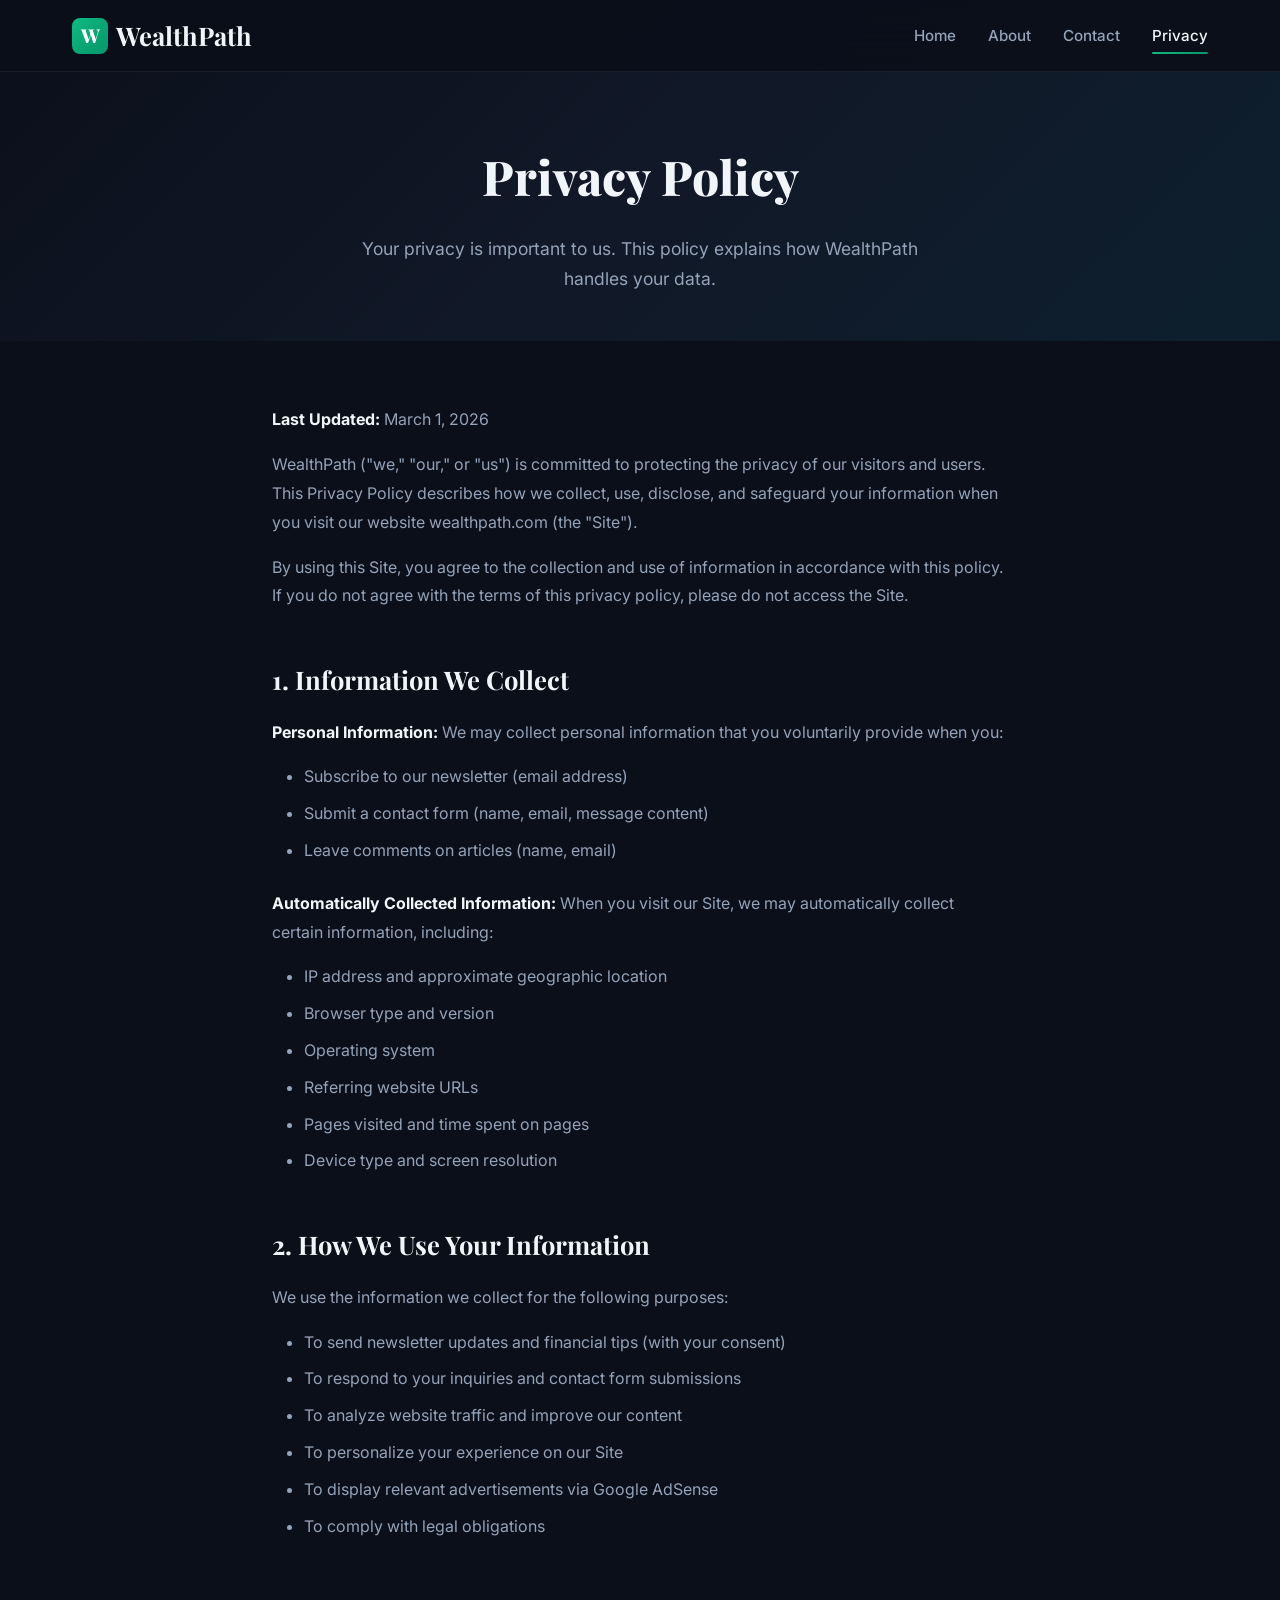
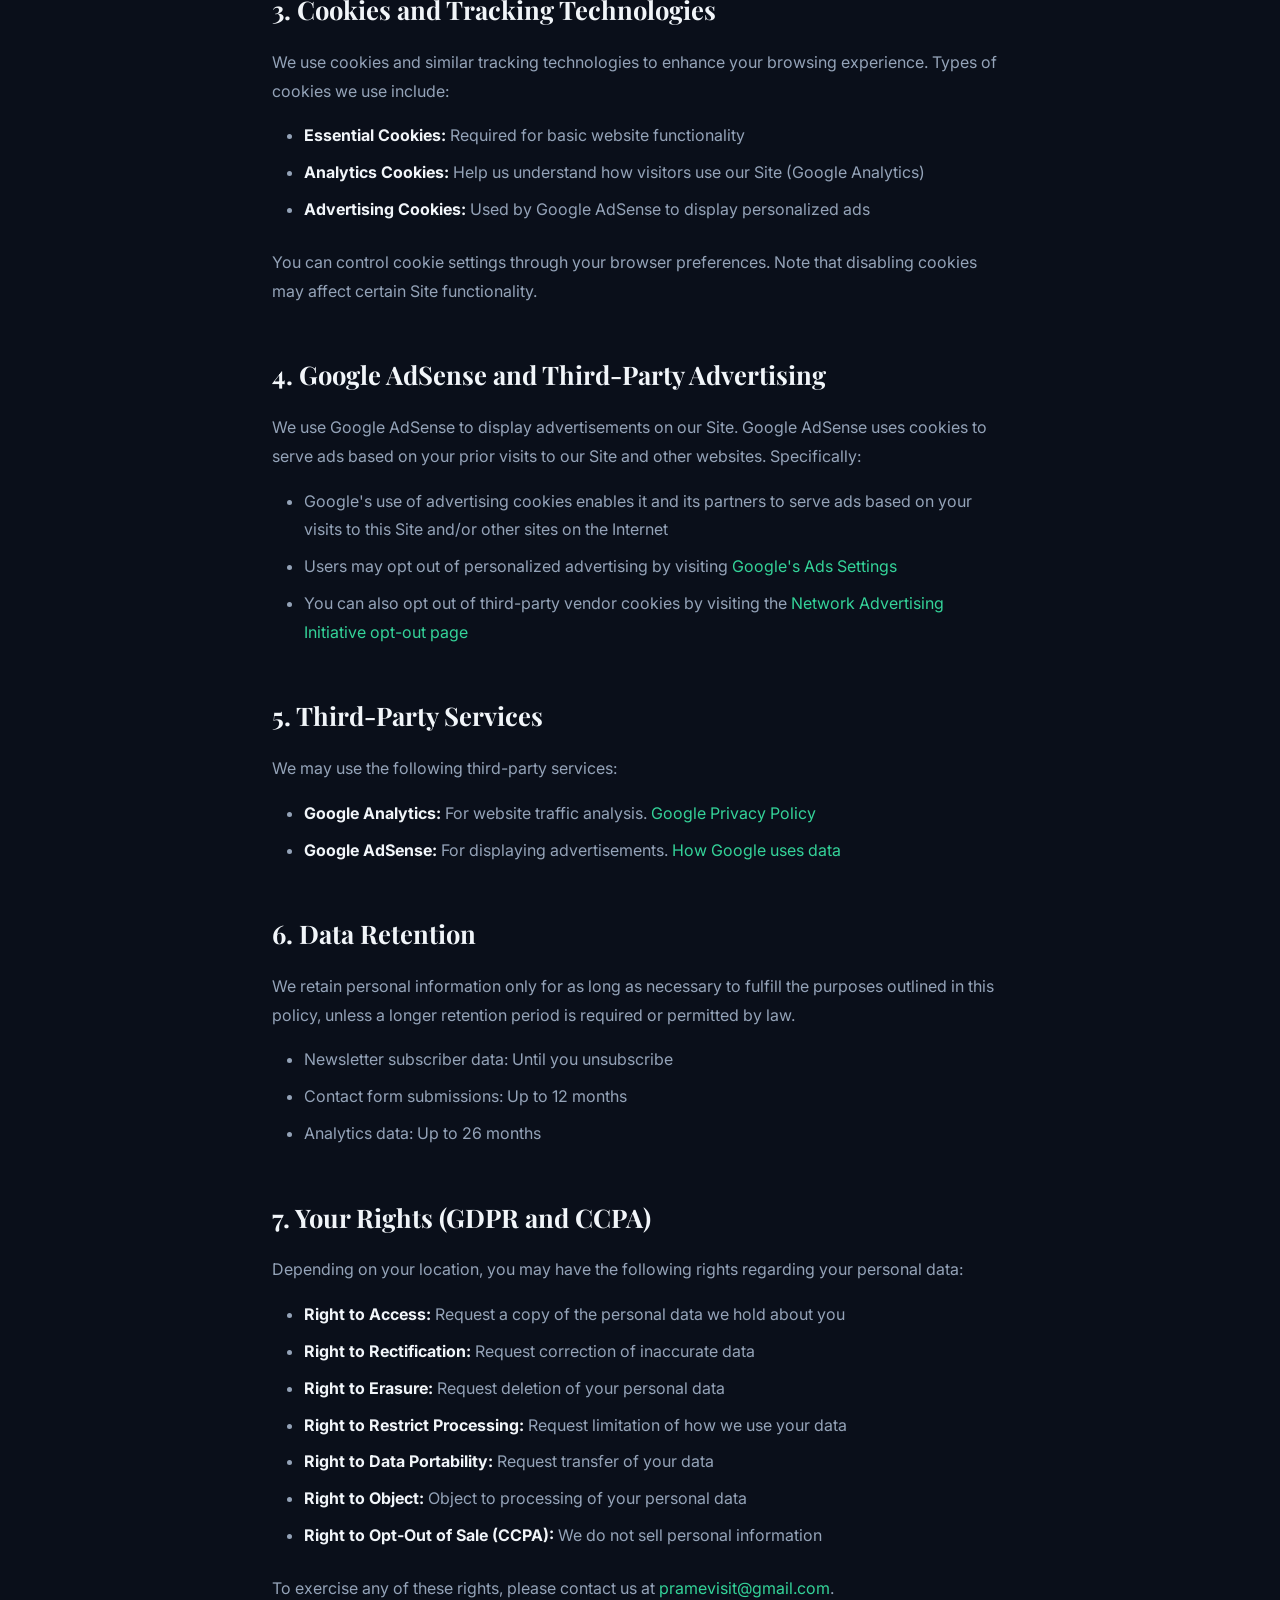
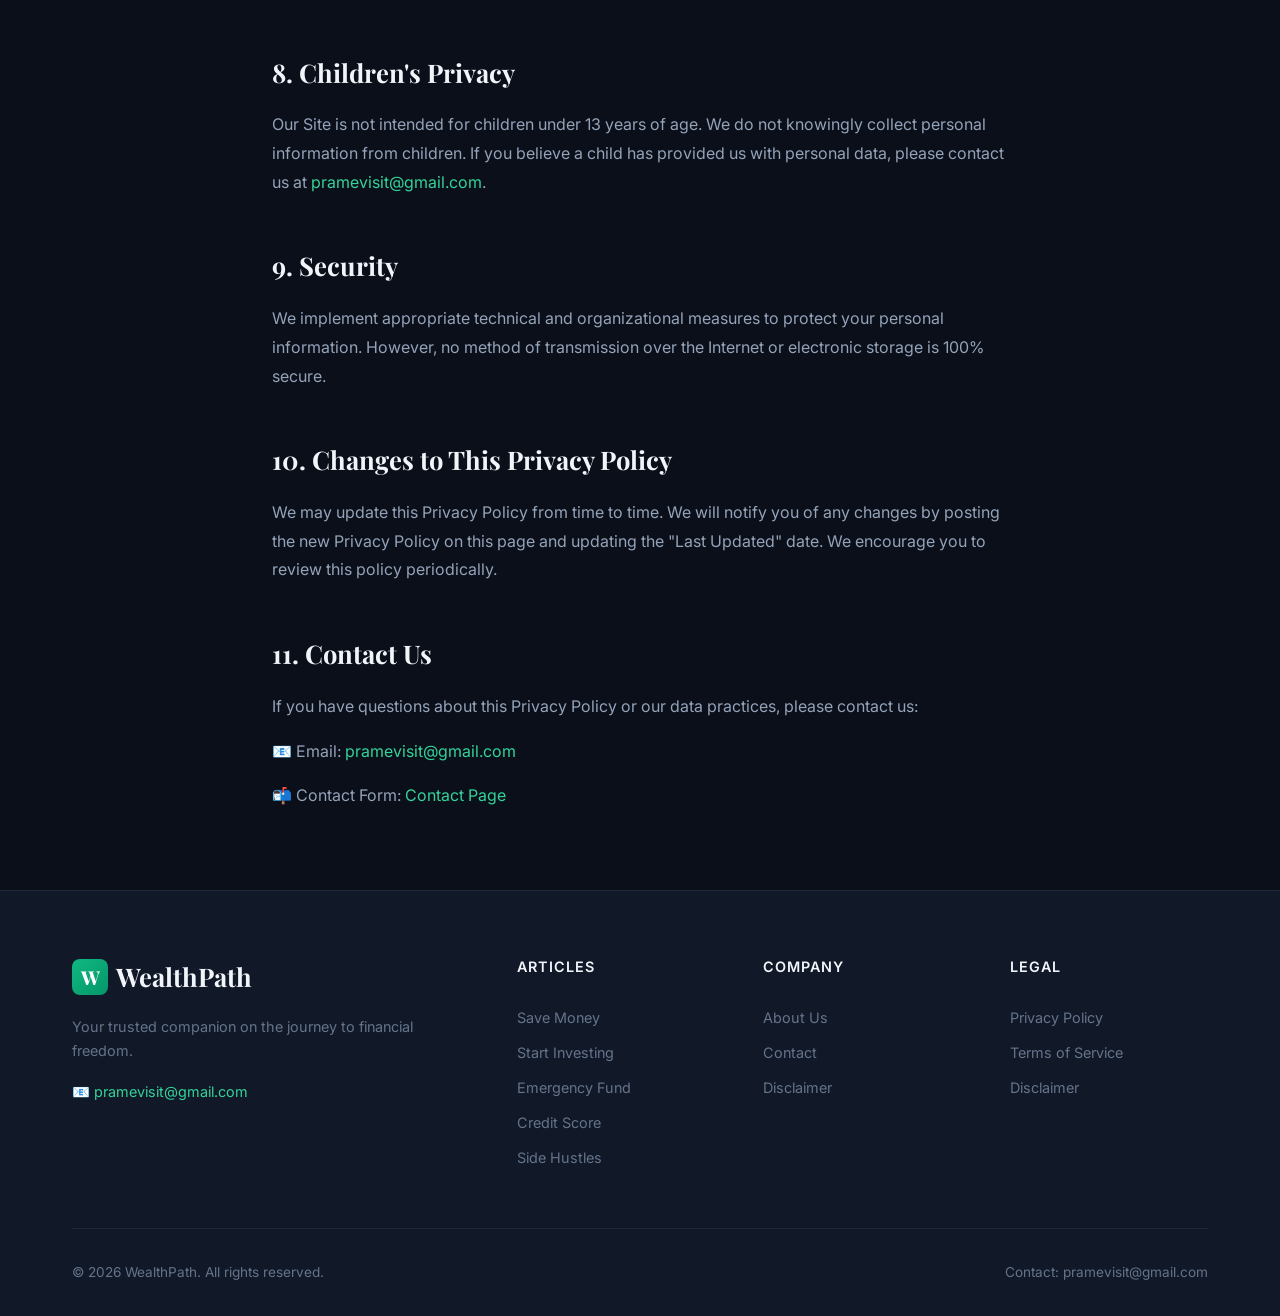
<file: privacy-policy.html>
<!DOCTYPE html>
<html lang="en">

<head>
    <meta charset="UTF-8">
    <meta name="viewport" content="width=device-width, initial-scale=1.0">
    <meta name="google-site-verification" content="SlWyN3oz9Paq2HHYGo31rOFZ1ajq1xb7T689OpySdWM" />
    <title>Privacy Policy — WealthPath</title>
    <meta name="description"
        content="WealthPath Privacy Policy: Learn how we collect, use, and protect your personal information. GDPR and CCPA compliant.">
    <meta name="robots" content="index, follow">
    <link rel="canonical" href="https://wealthpath.com/privacy-policy.html">
    <link rel="stylesheet" href="style.css">
    <script async src="https://pagead2.googlesyndication.com/pagead/js/adsbygoogle.js?client=ca-pub-6546957481428602"
        crossorigin="anonymous"></script>
</head>

<body>

    <header class="header">
        <div class="container">
            <a href="index.html" class="logo"><span class="logo-icon">W</span> WealthPath</a>
            <nav class="nav-links">
                <a href="index.html">Home</a>
                <a href="about.html">About</a>
                <a href="contact.html">Contact</a>
                <a href="privacy-policy.html" class="active">Privacy</a>
            </nav>
            <button class="mobile-menu-btn"
                aria-label="Toggle navigation"><span></span><span></span><span></span></button>
        </div>
    </header>

    <section class="page-hero">
        <div class="container">
            <h1>Privacy Policy</h1>
            <p>Your privacy is important to us. This policy explains how WealthPath handles your data.</p>
        </div>
    </section>

    <div class="page-content">
        <p><strong>Last Updated:</strong> March 1, 2026</p>
        <p>WealthPath ("we," "our," or "us") is committed to protecting the privacy of our visitors and users. This
            Privacy Policy describes how we collect, use, disclose, and safeguard your information when you visit our
            website wealthpath.com (the "Site").</p>
        <p>By using this Site, you agree to the collection and use of information in accordance with this policy. If you
            do not agree with the terms of this privacy policy, please do not access the Site.</p>

        <h2>1. Information We Collect</h2>
        <p><strong>Personal Information:</strong> We may collect personal information that you voluntarily provide when
            you:</p>
        <ul>
            <li>Subscribe to our newsletter (email address)</li>
            <li>Submit a contact form (name, email, message content)</li>
            <li>Leave comments on articles (name, email)</li>
        </ul>
        <p><strong>Automatically Collected Information:</strong> When you visit our Site, we may automatically collect
            certain information, including:</p>
        <ul>
            <li>IP address and approximate geographic location</li>
            <li>Browser type and version</li>
            <li>Operating system</li>
            <li>Referring website URLs</li>
            <li>Pages visited and time spent on pages</li>
            <li>Device type and screen resolution</li>
        </ul>

        <h2>2. How We Use Your Information</h2>
        <p>We use the information we collect for the following purposes:</p>
        <ul>
            <li>To send newsletter updates and financial tips (with your consent)</li>
            <li>To respond to your inquiries and contact form submissions</li>
            <li>To analyze website traffic and improve our content</li>
            <li>To personalize your experience on our Site</li>
            <li>To display relevant advertisements via Google AdSense</li>
            <li>To comply with legal obligations</li>
        </ul>

        <h2>3. Cookies and Tracking Technologies</h2>
        <p>We use cookies and similar tracking technologies to enhance your browsing experience. Types of cookies we use
            include:</p>
        <ul>
            <li><strong>Essential Cookies:</strong> Required for basic website functionality</li>
            <li><strong>Analytics Cookies:</strong> Help us understand how visitors use our Site (Google Analytics)</li>
            <li><strong>Advertising Cookies:</strong> Used by Google AdSense to display personalized ads</li>
        </ul>
        <p>You can control cookie settings through your browser preferences. Note that disabling cookies may affect
            certain Site functionality.</p>

        <h2>4. Google AdSense and Third-Party Advertising</h2>
        <p>We use Google AdSense to display advertisements on our Site. Google AdSense uses cookies to serve ads based
            on your prior visits to our Site and other websites. Specifically:</p>
        <ul>
            <li>Google's use of advertising cookies enables it and its partners to serve ads based on your visits to
                this Site and/or other sites on the Internet</li>
            <li>Users may opt out of personalized advertising by visiting <a href="https://www.google.com/settings/ads"
                    target="_blank" rel="noopener">Google's Ads Settings</a></li>
            <li>You can also opt out of third-party vendor cookies by visiting the <a
                    href="https://optout.networkadvertising.org/" target="_blank" rel="noopener">Network Advertising
                    Initiative opt-out page</a></li>
        </ul>

        <h2>5. Third-Party Services</h2>
        <p>We may use the following third-party services:</p>
        <ul>
            <li><strong>Google Analytics:</strong> For website traffic analysis. <a
                    href="https://policies.google.com/privacy" target="_blank" rel="noopener">Google Privacy Policy</a>
            </li>
            <li><strong>Google AdSense:</strong> For displaying advertisements. <a
                    href="https://policies.google.com/technologies/ads" target="_blank" rel="noopener">How Google uses
                    data</a></li>
        </ul>

        <h2>6. Data Retention</h2>
        <p>We retain personal information only for as long as necessary to fulfill the purposes outlined in this policy,
            unless a longer retention period is required or permitted by law.</p>
        <ul>
            <li>Newsletter subscriber data: Until you unsubscribe</li>
            <li>Contact form submissions: Up to 12 months</li>
            <li>Analytics data: Up to 26 months</li>
        </ul>

        <h2>7. Your Rights (GDPR and CCPA)</h2>
        <p>Depending on your location, you may have the following rights regarding your personal data:</p>
        <ul>
            <li><strong>Right to Access:</strong> Request a copy of the personal data we hold about you</li>
            <li><strong>Right to Rectification:</strong> Request correction of inaccurate data</li>
            <li><strong>Right to Erasure:</strong> Request deletion of your personal data</li>
            <li><strong>Right to Restrict Processing:</strong> Request limitation of how we use your data</li>
            <li><strong>Right to Data Portability:</strong> Request transfer of your data</li>
            <li><strong>Right to Object:</strong> Object to processing of your personal data</li>
            <li><strong>Right to Opt-Out of Sale (CCPA):</strong> We do not sell personal information</li>
        </ul>
        <p>To exercise any of these rights, please contact us at <a
                href="mailto:pramevisit@gmail.com">pramevisit@gmail.com</a>.</p>

        <h2>8. Children's Privacy</h2>
        <p>Our Site is not intended for children under 13 years of age. We do not knowingly collect personal information
            from children. If you believe a child has provided us with personal data, please contact us at <a
                href="mailto:pramevisit@gmail.com">pramevisit@gmail.com</a>.</p>

        <h2>9. Security</h2>
        <p>We implement appropriate technical and organizational measures to protect your personal information. However,
            no method of transmission over the Internet or electronic storage is 100% secure.</p>

        <h2>10. Changes to This Privacy Policy</h2>
        <p>We may update this Privacy Policy from time to time. We will notify you of any changes by posting the new
            Privacy Policy on this page and updating the "Last Updated" date. We encourage you to review this policy
            periodically.</p>

        <h2>11. Contact Us</h2>
        <p>If you have questions about this Privacy Policy or our data practices, please contact us:</p>
        <p>📧 Email: <a href="mailto:pramevisit@gmail.com">pramevisit@gmail.com</a></p>
        <p>📬 Contact Form: <a href="contact.html">Contact Page</a></p>
    </div>

    <footer class="footer">
        <div class="container">
            <div class="footer-grid">
                <div class="footer-brand">
                    <a href="index.html" class="logo"><span class="logo-icon">W</span> WealthPath</a>
                    <p>Your trusted companion on the journey to financial freedom.</p>
                    <p>📧 <a href="mailto:pramevisit@gmail.com">pramevisit@gmail.com</a></p>
                </div>
                <div class="footer-column">
                    <h4>Articles</h4>
                    <ul>
                        <li><a href="save-money-every-month.html">Save Money</a></li>
                        <li><a href="start-investing-100-dollars.html">Start Investing</a></li>
                        <li><a href="emergency-fund-guide.html">Emergency Fund</a></li>
                        <li><a href="improve-credit-score.html">Credit Score</a></li>
                        <li><a href="side-hustle-ideas-2026.html">Side Hustles</a></li>
                    </ul>
                </div>
                <div class="footer-column">
                    <h4>Company</h4>
                    <ul>
                        <li><a href="about.html">About Us</a></li>
                        <li><a href="contact.html">Contact</a></li>
                        <li><a href="disclaimer.html">Disclaimer</a></li>
                    </ul>
                </div>
                <div class="footer-column">
                    <h4>Legal</h4>
                    <ul>
                        <li><a href="privacy-policy.html">Privacy Policy</a></li>
                        <li><a href="terms.html">Terms of Service</a></li>
                        <li><a href="disclaimer.html">Disclaimer</a></li>
                    </ul>
                </div>
            </div>
            <div class="footer-bottom">
                <p>&copy; 2026 WealthPath. All rights reserved.</p>
                <p>Contact: <a href="mailto:pramevisit@gmail.com">pramevisit@gmail.com</a></p>
            </div>
        </div>
    </footer>
    <script src="script.js"></script>
</body>

</html>
</file>
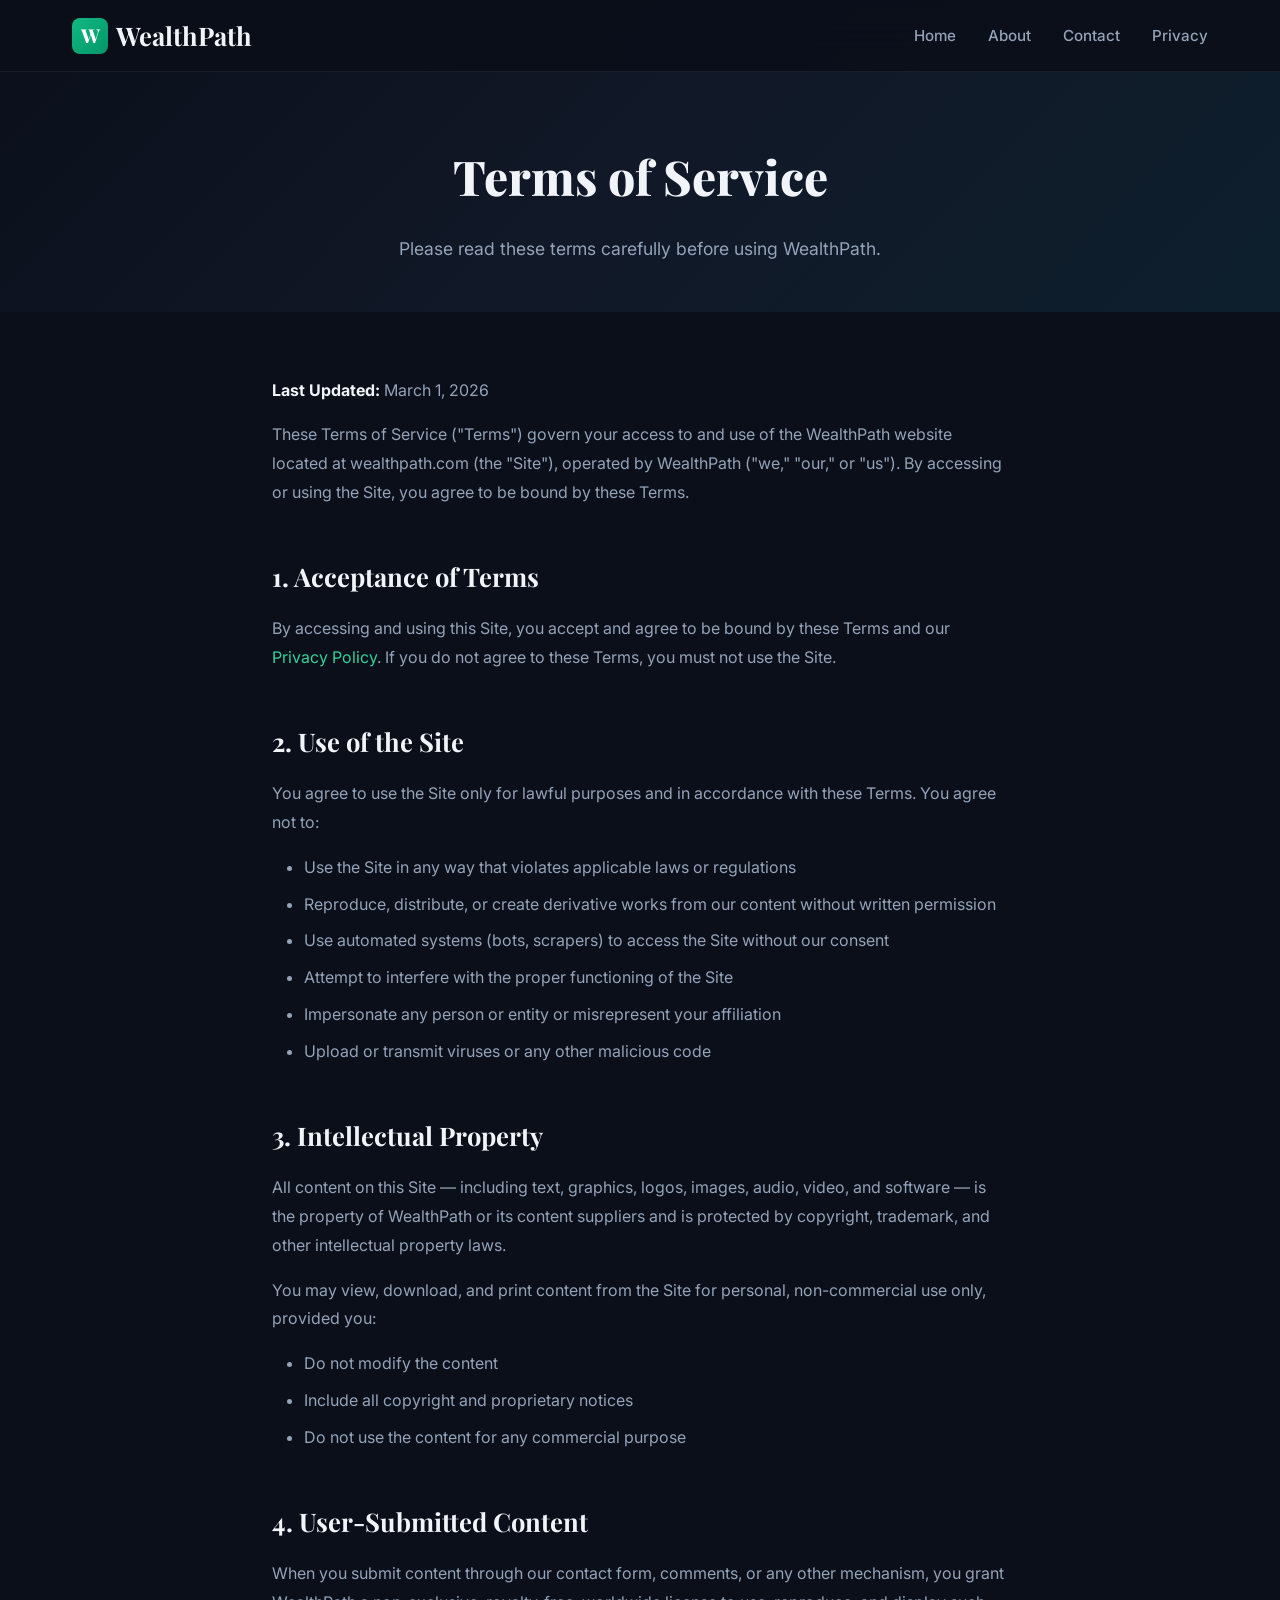
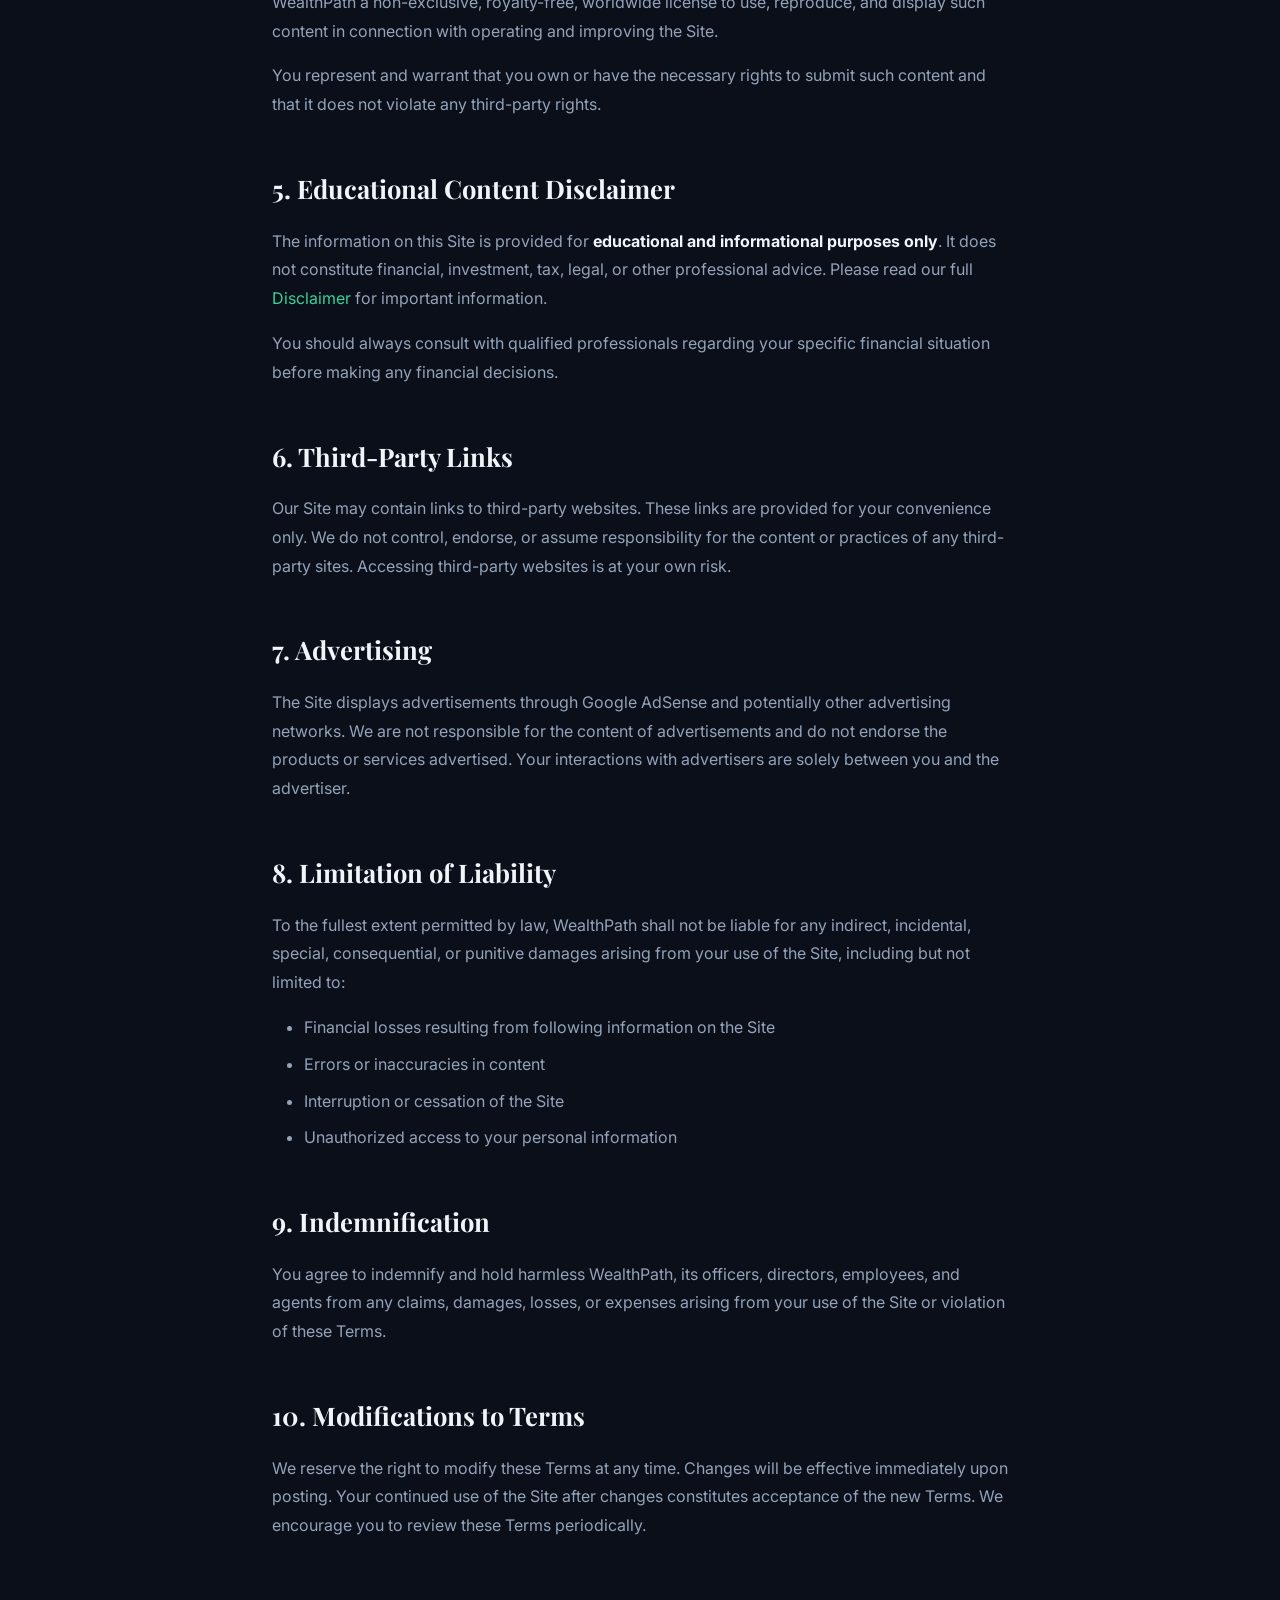
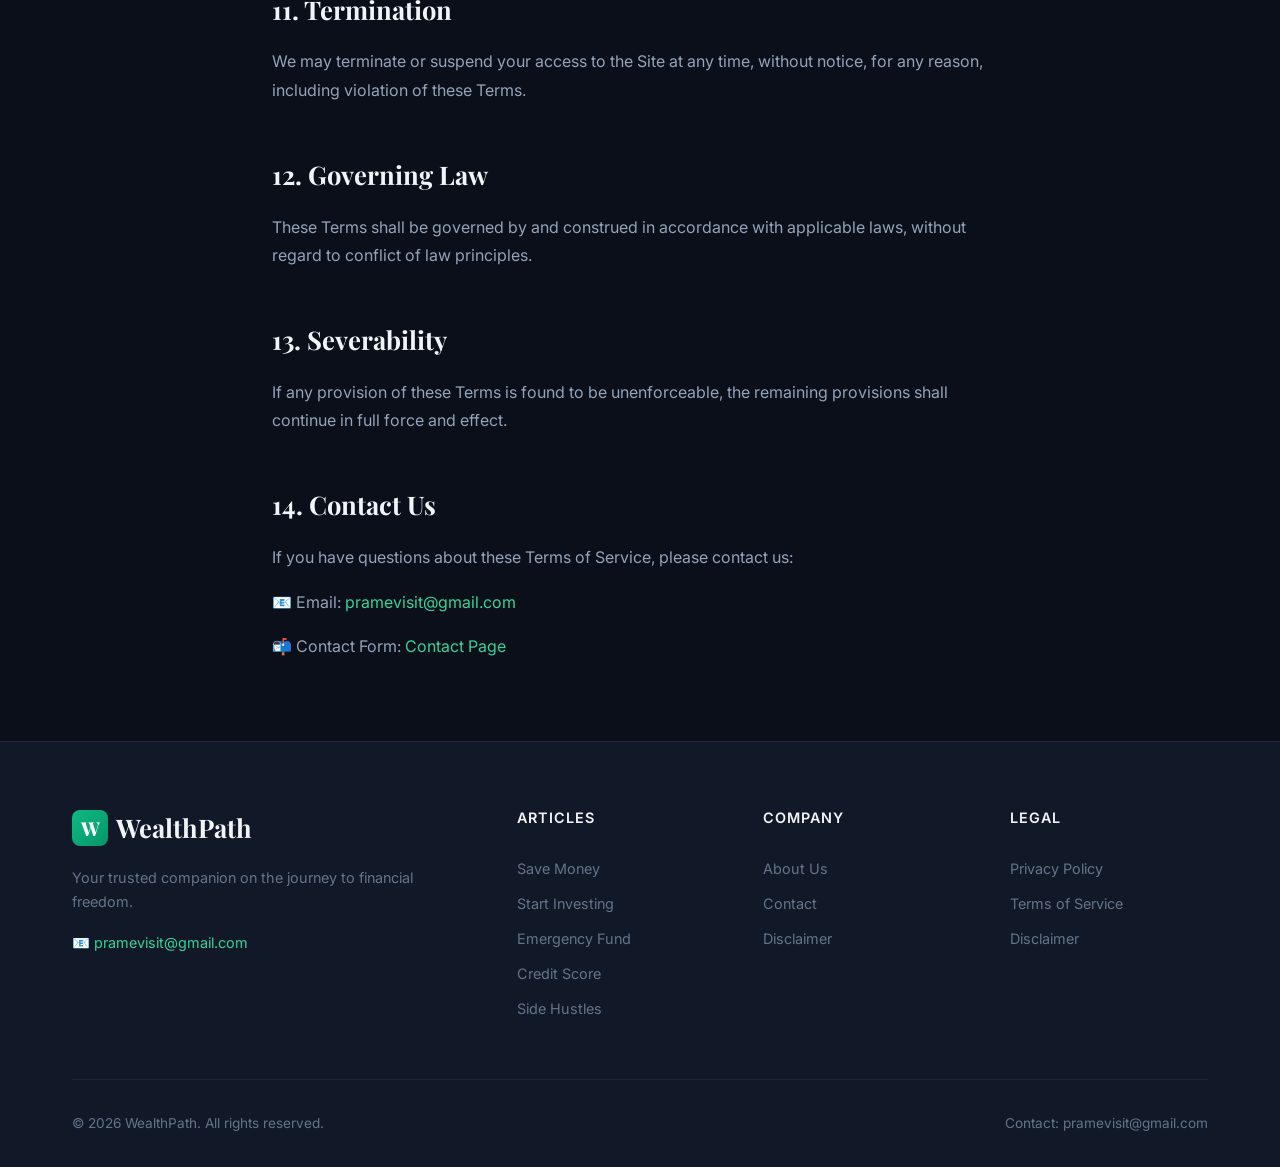
<file: terms.html>
<!DOCTYPE html>
<html lang="en">

<head>
    <meta charset="UTF-8">
    <meta name="viewport" content="width=device-width, initial-scale=1.0">
    <meta name="google-site-verification" content="SlWyN3oz9Paq2HHYGo31rOFZ1ajq1xb7T689OpySdWM" />
    <title>Terms of Service — WealthPath</title>
    <meta name="description"
        content="WealthPath Terms of Service: Read the terms and conditions that govern your use of our personal finance blog and services.">
    <meta name="robots" content="index, follow">
    <link rel="canonical" href="https://wealthpath.com/terms.html">
    <link rel="stylesheet" href="style.css">
    <script async src="https://pagead2.googlesyndication.com/pagead/js/adsbygoogle.js?client=ca-pub-6546957481428602"
        crossorigin="anonymous"></script>
</head>

<body>

    <header class="header">
        <div class="container">
            <a href="index.html" class="logo"><span class="logo-icon">W</span> WealthPath</a>
            <nav class="nav-links">
                <a href="index.html">Home</a>
                <a href="about.html">About</a>
                <a href="contact.html">Contact</a>
                <a href="privacy-policy.html">Privacy</a>
            </nav>
            <button class="mobile-menu-btn"
                aria-label="Toggle navigation"><span></span><span></span><span></span></button>
        </div>
    </header>

    <section class="page-hero">
        <div class="container">
            <h1>Terms of Service</h1>
            <p>Please read these terms carefully before using WealthPath.</p>
        </div>
    </section>

    <div class="page-content">
        <p><strong>Last Updated:</strong> March 1, 2026</p>
        <p>These Terms of Service ("Terms") govern your access to and use of the WealthPath website located at
            wealthpath.com (the "Site"), operated by WealthPath ("we," "our," or "us"). By accessing or using the Site,
            you agree to be bound by these Terms.</p>

        <h2>1. Acceptance of Terms</h2>
        <p>By accessing and using this Site, you accept and agree to be bound by these Terms and our <a
                href="privacy-policy.html">Privacy Policy</a>. If you do not agree to these Terms, you must not use the
            Site.</p>

        <h2>2. Use of the Site</h2>
        <p>You agree to use the Site only for lawful purposes and in accordance with these Terms. You agree not to:</p>
        <ul>
            <li>Use the Site in any way that violates applicable laws or regulations</li>
            <li>Reproduce, distribute, or create derivative works from our content without written permission</li>
            <li>Use automated systems (bots, scrapers) to access the Site without our consent</li>
            <li>Attempt to interfere with the proper functioning of the Site</li>
            <li>Impersonate any person or entity or misrepresent your affiliation</li>
            <li>Upload or transmit viruses or any other malicious code</li>
        </ul>

        <h2>3. Intellectual Property</h2>
        <p>All content on this Site — including text, graphics, logos, images, audio, video, and software — is the
            property of WealthPath or its content suppliers and is protected by copyright, trademark, and other
            intellectual property laws.</p>
        <p>You may view, download, and print content from the Site for personal, non-commercial use only, provided you:
        </p>
        <ul>
            <li>Do not modify the content</li>
            <li>Include all copyright and proprietary notices</li>
            <li>Do not use the content for any commercial purpose</li>
        </ul>

        <h2>4. User-Submitted Content</h2>
        <p>When you submit content through our contact form, comments, or any other mechanism, you grant WealthPath a
            non-exclusive, royalty-free, worldwide license to use, reproduce, and display such content in connection
            with operating and improving the Site.</p>
        <p>You represent and warrant that you own or have the necessary rights to submit such content and that it does
            not violate any third-party rights.</p>

        <h2>5. Educational Content Disclaimer</h2>
        <p>The information on this Site is provided for <strong>educational and informational purposes only</strong>. It
            does not constitute financial, investment, tax, legal, or other professional advice. Please read our full <a
                href="disclaimer.html">Disclaimer</a> for important information.</p>
        <p>You should always consult with qualified professionals regarding your specific financial situation before
            making any financial decisions.</p>

        <h2>6. Third-Party Links</h2>
        <p>Our Site may contain links to third-party websites. These links are provided for your convenience only. We do
            not control, endorse, or assume responsibility for the content or practices of any third-party sites.
            Accessing third-party websites is at your own risk.</p>

        <h2>7. Advertising</h2>
        <p>The Site displays advertisements through Google AdSense and potentially other advertising networks. We are
            not responsible for the content of advertisements and do not endorse the products or services advertised.
            Your interactions with advertisers are solely between you and the advertiser.</p>

        <h2>8. Limitation of Liability</h2>
        <p>To the fullest extent permitted by law, WealthPath shall not be liable for any indirect, incidental, special,
            consequential, or punitive damages arising from your use of the Site, including but not limited to:</p>
        <ul>
            <li>Financial losses resulting from following information on the Site</li>
            <li>Errors or inaccuracies in content</li>
            <li>Interruption or cessation of the Site</li>
            <li>Unauthorized access to your personal information</li>
        </ul>

        <h2>9. Indemnification</h2>
        <p>You agree to indemnify and hold harmless WealthPath, its officers, directors, employees, and agents from any
            claims, damages, losses, or expenses arising from your use of the Site or violation of these Terms.</p>

        <h2>10. Modifications to Terms</h2>
        <p>We reserve the right to modify these Terms at any time. Changes will be effective immediately upon posting.
            Your continued use of the Site after changes constitutes acceptance of the new Terms. We encourage you to
            review these Terms periodically.</p>

        <h2>11. Termination</h2>
        <p>We may terminate or suspend your access to the Site at any time, without notice, for any reason, including
            violation of these Terms.</p>

        <h2>12. Governing Law</h2>
        <p>These Terms shall be governed by and construed in accordance with applicable laws, without regard to conflict
            of law principles.</p>

        <h2>13. Severability</h2>
        <p>If any provision of these Terms is found to be unenforceable, the remaining provisions shall continue in full
            force and effect.</p>

        <h2>14. Contact Us</h2>
        <p>If you have questions about these Terms of Service, please contact us:</p>
        <p>📧 Email: <a href="mailto:pramevisit@gmail.com">pramevisit@gmail.com</a></p>
        <p>📬 Contact Form: <a href="contact.html">Contact Page</a></p>
    </div>

    <footer class="footer">
        <div class="container">
            <div class="footer-grid">
                <div class="footer-brand">
                    <a href="index.html" class="logo"><span class="logo-icon">W</span> WealthPath</a>
                    <p>Your trusted companion on the journey to financial freedom.</p>
                    <p>📧 <a href="mailto:pramevisit@gmail.com">pramevisit@gmail.com</a></p>
                </div>
                <div class="footer-column">
                    <h4>Articles</h4>
                    <ul>
                        <li><a href="save-money-every-month.html">Save Money</a></li>
                        <li><a href="start-investing-100-dollars.html">Start Investing</a></li>
                        <li><a href="emergency-fund-guide.html">Emergency Fund</a></li>
                        <li><a href="improve-credit-score.html">Credit Score</a></li>
                        <li><a href="side-hustle-ideas-2026.html">Side Hustles</a></li>
                    </ul>
                </div>
                <div class="footer-column">
                    <h4>Company</h4>
                    <ul>
                        <li><a href="about.html">About Us</a></li>
                        <li><a href="contact.html">Contact</a></li>
                        <li><a href="disclaimer.html">Disclaimer</a></li>
                    </ul>
                </div>
                <div class="footer-column">
                    <h4>Legal</h4>
                    <ul>
                        <li><a href="privacy-policy.html">Privacy Policy</a></li>
                        <li><a href="terms.html">Terms of Service</a></li>
                        <li><a href="disclaimer.html">Disclaimer</a></li>
                    </ul>
                </div>
            </div>
            <div class="footer-bottom">
                <p>&copy; 2026 WealthPath. All rights reserved.</p>
                <p>Contact: <a href="mailto:pramevisit@gmail.com">pramevisit@gmail.com</a></p>
            </div>
        </div>
    </footer>
    <script src="script.js"></script>
</body>

</html>
</file>
<file: style.css>
/* ============================================
   WealthPath — Design System
   Premium Personal Finance Blog
   ============================================ */

/* Google Fonts */
@import url('https://fonts.googleapis.com/css2?family=Inter:wght@300;400;500;600;700;800&family=Playfair+Display:wght@400;500;600;700;800&display=swap');

/* ============================================
   CSS Custom Properties (Design Tokens)
   ============================================ */
:root {
  /* Colors — Dark Finance Theme */
  --bg-primary: #0a0f1a;
  --bg-secondary: #111827;
  --bg-tertiary: #1a2332;
  --bg-card: rgba(17, 24, 39, 0.8);
  --bg-glass: rgba(17, 24, 39, 0.6);

  --text-primary: #f1f5f9;
  --text-secondary: #94a3b8;
  --text-muted: #64748b;

  --accent-emerald: #10b981;
  --accent-emerald-light: #34d399;
  --accent-emerald-dark: #059669;
  --accent-gold: #f59e0b;
  --accent-gold-light: #fbbf24;

  --gradient-emerald: linear-gradient(135deg, #10b981, #059669);
  --gradient-gold: linear-gradient(135deg, #f59e0b, #d97706);
  --gradient-hero: linear-gradient(135deg, #0a0f1a 0%, #111827 50%, #0d1f2d 100%);
  --gradient-card: linear-gradient(145deg, rgba(16, 185, 129, 0.08), rgba(245, 158, 11, 0.05));

  --border-color: rgba(148, 163, 184, 0.1);
  --border-accent: rgba(16, 185, 129, 0.3);

  --shadow-sm: 0 2px 8px rgba(0, 0, 0, 0.3);
  --shadow-md: 0 4px 16px rgba(0, 0, 0, 0.4);
  --shadow-lg: 0 8px 32px rgba(0, 0, 0, 0.5);
  --shadow-glow: 0 0 20px rgba(16, 185, 129, 0.15);

  /* Typography */
  --font-sans: 'Inter', -apple-system, BlinkMacSystemFont, 'Segoe UI', sans-serif;
  --font-serif: 'Playfair Display', Georgia, serif;

  /* Spacing */
  --space-xs: 0.25rem;
  --space-sm: 0.5rem;
  --space-md: 1rem;
  --space-lg: 1.5rem;
  --space-xl: 2rem;
  --space-2xl: 3rem;
  --space-3xl: 4rem;

  /* Border Radius */
  --radius-sm: 8px;
  --radius-md: 12px;
  --radius-lg: 16px;
  --radius-xl: 24px;
  --radius-full: 50%;

  /* Transitions */
  --transition-fast: 0.2s cubic-bezier(0.4, 0, 0.2, 1);
  --transition-base: 0.3s cubic-bezier(0.4, 0, 0.2, 1);
  --transition-slow: 0.5s cubic-bezier(0.4, 0, 0.2, 1);

  /* Layout */
  --max-width: 1200px;
  --header-height: 72px;
}

/* ============================================
   Reset & Base
   ============================================ */
*,
*::before,
*::after {
  margin: 0;
  padding: 0;
  box-sizing: border-box;
}

html {
  scroll-behavior: smooth;
  font-size: 16px;
  -webkit-font-smoothing: antialiased;
  -moz-osx-font-smoothing: grayscale;
}

body {
  font-family: var(--font-sans);
  background: var(--bg-primary);
  color: var(--text-primary);
  line-height: 1.7;
  overflow-x: hidden;
}

a {
  color: var(--accent-emerald-light);
  text-decoration: none;
  transition: color var(--transition-fast);
}

a:hover {
  color: var(--accent-gold-light);
}

img {
  max-width: 100%;
  height: auto;
  display: block;
}

ul, ol {
  list-style: none;
}

/* ============================================
   Reading Progress Bar
   ============================================ */
.reading-progress {
  position: fixed;
  top: 0;
  left: 0;
  width: 0%;
  height: 3px;
  background: var(--gradient-emerald);
  z-index: 10000;
  transition: width 0.1s linear;
}

/* ============================================
   Header / Navigation
   ============================================ */
.header {
  position: fixed;
  top: 0;
  left: 0;
  right: 0;
  height: var(--header-height);
  background: rgba(10, 15, 26, 0.92);
  backdrop-filter: blur(20px);
  -webkit-backdrop-filter: blur(20px);
  border-bottom: 1px solid var(--border-color);
  z-index: 1000;
  transition: all var(--transition-base);
}

.header.scrolled {
  box-shadow: var(--shadow-md);
}

.header .container {
  display: flex;
  align-items: center;
  justify-content: space-between;
  height: 100%;
}

.logo {
  display: flex;
  align-items: center;
  gap: var(--space-sm);
  font-family: var(--font-serif);
  font-size: 1.6rem;
  font-weight: 700;
  color: var(--text-primary);
  text-decoration: none;
}

.logo-icon {
  width: 36px;
  height: 36px;
  background: var(--gradient-emerald);
  border-radius: var(--radius-sm);
  display: flex;
  align-items: center;
  justify-content: center;
  font-size: 1.2rem;
  color: white;
  font-weight: 800;
}

.nav-links {
  display: flex;
  align-items: center;
  gap: var(--space-xl);
}

.nav-links a {
  color: var(--text-secondary);
  font-weight: 500;
  font-size: 0.95rem;
  position: relative;
  padding: var(--space-xs) 0;
  transition: color var(--transition-fast);
}

.nav-links a::after {
  content: '';
  position: absolute;
  bottom: -2px;
  left: 0;
  width: 0;
  height: 2px;
  background: var(--gradient-emerald);
  border-radius: 2px;
  transition: width var(--transition-base);
}

.nav-links a:hover,
.nav-links a.active {
  color: var(--text-primary);
}

.nav-links a:hover::after,
.nav-links a.active::after {
  width: 100%;
}

/* Mobile Menu */
.mobile-menu-btn {
  display: none;
  flex-direction: column;
  gap: 5px;
  background: none;
  border: none;
  cursor: pointer;
  padding: var(--space-sm);
  z-index: 1001;
}

.mobile-menu-btn span {
  width: 24px;
  height: 2px;
  background: var(--text-primary);
  border-radius: 2px;
  transition: all var(--transition-base);
}

.mobile-menu-btn.active span:nth-child(1) {
  transform: rotate(45deg) translate(5px, 5px);
}

.mobile-menu-btn.active span:nth-child(2) {
  opacity: 0;
}

.mobile-menu-btn.active span:nth-child(3) {
  transform: rotate(-45deg) translate(5px, -5px);
}

/* ============================================
   Container
   ============================================ */
.container {
  max-width: var(--max-width);
  margin: 0 auto;
  padding: 0 var(--space-xl);
}

/* ============================================
   Hero Section
   ============================================ */
.hero {
  padding: calc(var(--header-height) + var(--space-3xl)) 0 var(--space-3xl);
  background: var(--gradient-hero);
  position: relative;
  overflow: hidden;
  min-height: 85vh;
  display: flex;
  align-items: center;
}

.hero::before {
  content: '';
  position: absolute;
  top: -50%;
  right: -20%;
  width: 600px;
  height: 600px;
  background: radial-gradient(circle, rgba(16, 185, 129, 0.08) 0%, transparent 70%);
  border-radius: 50%;
  animation: pulse-glow 8s ease-in-out infinite;
}

.hero::after {
  content: '';
  position: absolute;
  bottom: -30%;
  left: -10%;
  width: 400px;
  height: 400px;
  background: radial-gradient(circle, rgba(245, 158, 11, 0.06) 0%, transparent 70%);
  border-radius: 50%;
  animation: pulse-glow 10s ease-in-out infinite reverse;
}

@keyframes pulse-glow {
  0%, 100% { transform: scale(1); opacity: 0.5; }
  50% { transform: scale(1.2); opacity: 1; }
}

.hero-content {
  position: relative;
  z-index: 2;
  text-align: center;
  max-width: 800px;
  margin: 0 auto;
}

.hero-badge {
  display: inline-flex;
  align-items: center;
  gap: var(--space-sm);
  background: rgba(16, 185, 129, 0.1);
  border: 1px solid var(--border-accent);
  padding: var(--space-sm) var(--space-lg);
  border-radius: var(--radius-xl);
  font-size: 0.85rem;
  color: var(--accent-emerald-light);
  font-weight: 500;
  margin-bottom: var(--space-xl);
  animation: fadeInUp 0.6s ease-out;
}

.hero h1 {
  font-family: var(--font-serif);
  font-size: clamp(2.5rem, 6vw, 4rem);
  font-weight: 800;
  line-height: 1.15;
  margin-bottom: var(--space-lg);
  animation: fadeInUp 0.8s ease-out;
}

.hero h1 .highlight {
  background: var(--gradient-emerald);
  -webkit-background-clip: text;
  -webkit-text-fill-color: transparent;
  background-clip: text;
}

.hero p {
  font-size: 1.15rem;
  color: var(--text-secondary);
  max-width: 600px;
  margin: 0 auto var(--space-2xl);
  line-height: 1.8;
  animation: fadeInUp 1s ease-out;
}

.hero-cta {
  display: flex;
  gap: var(--space-md);
  justify-content: center;
  flex-wrap: wrap;
  animation: fadeInUp 1.2s ease-out;
}

@keyframes fadeInUp {
  from { opacity: 0; transform: translateY(20px); }
  to { opacity: 1; transform: translateY(0); }
}

/* ============================================
   Buttons
   ============================================ */
.btn {
  display: inline-flex;
  align-items: center;
  gap: var(--space-sm);
  padding: 0.8rem 1.8rem;
  border-radius: var(--radius-md);
  font-weight: 600;
  font-size: 0.95rem;
  border: none;
  cursor: pointer;
  transition: all var(--transition-base);
  text-decoration: none;
  font-family: var(--font-sans);
}

.btn-primary {
  background: var(--gradient-emerald);
  color: white;
  box-shadow: 0 4px 16px rgba(16, 185, 129, 0.3);
}

.btn-primary:hover {
  transform: translateY(-2px);
  box-shadow: 0 8px 24px rgba(16, 185, 129, 0.4);
  color: white;
}

.btn-secondary {
  background: transparent;
  color: var(--text-primary);
  border: 1px solid var(--border-color);
}

.btn-secondary:hover {
  border-color: var(--accent-emerald);
  background: rgba(16, 185, 129, 0.05);
  color: var(--accent-emerald-light);
}

/* ============================================
   Section Styles
   ============================================ */
.section {
  padding: var(--space-3xl) 0;
}

.section-header {
  text-align: center;
  margin-bottom: var(--space-3xl);
}

.section-header .label {
  display: inline-block;
  color: var(--accent-emerald);
  font-size: 0.85rem;
  font-weight: 600;
  text-transform: uppercase;
  letter-spacing: 2px;
  margin-bottom: var(--space-sm);
}

.section-header h2 {
  font-family: var(--font-serif);
  font-size: clamp(1.8rem, 4vw, 2.5rem);
  font-weight: 700;
  margin-bottom: var(--space-md);
}

.section-header p {
  color: var(--text-secondary);
  max-width: 600px;
  margin: 0 auto;
  font-size: 1.05rem;
}

/* ============================================
   Article Cards Grid
   ============================================ */
.articles-grid {
  display: grid;
  grid-template-columns: repeat(auto-fill, minmax(350px, 1fr));
  gap: var(--space-xl);
}

.article-card {
  background: var(--bg-card);
  border: 1px solid var(--border-color);
  border-radius: var(--radius-lg);
  overflow: hidden;
  transition: all var(--transition-base);
  position: relative;
}

.article-card::before {
  content: '';
  position: absolute;
  inset: 0;
  background: var(--gradient-card);
  opacity: 0;
  transition: opacity var(--transition-base);
  z-index: 0;
}

.article-card:hover {
  transform: translateY(-6px);
  border-color: var(--border-accent);
  box-shadow: var(--shadow-glow);
}

.article-card:hover::before {
  opacity: 1;
}

.card-image {
  width: 100%;
  height: 220px;
  overflow: hidden;
  position: relative;
}

.card-image img {
  width: 100%;
  height: 100%;
  object-fit: cover;
  transition: transform var(--transition-slow);
}

.article-card:hover .card-image img {
  transform: scale(1.05);
}

.card-category {
  position: absolute;
  top: var(--space-md);
  left: var(--space-md);
  background: rgba(10, 15, 26, 0.85);
  backdrop-filter: blur(10px);
  padding: var(--space-xs) var(--space-md);
  border-radius: var(--radius-xl);
  font-size: 0.75rem;
  font-weight: 600;
  color: var(--accent-emerald-light);
  text-transform: uppercase;
  letter-spacing: 1px;
  z-index: 1;
}

.card-content {
  padding: var(--space-lg);
  position: relative;
  z-index: 1;
}

.card-meta {
  display: flex;
  align-items: center;
  gap: var(--space-md);
  margin-bottom: var(--space-sm);
  font-size: 0.82rem;
  color: var(--text-muted);
}

.card-meta span {
  display: flex;
  align-items: center;
  gap: var(--space-xs);
}

.card-content h3 {
  font-size: 1.2rem;
  font-weight: 700;
  margin-bottom: var(--space-sm);
  line-height: 1.4;
  transition: color var(--transition-fast);
}

.article-card:hover .card-content h3 {
  color: var(--accent-emerald-light);
}

.card-content p {
  color: var(--text-secondary);
  font-size: 0.9rem;
  line-height: 1.6;
  margin-bottom: var(--space-md);
  display: -webkit-box;
  -webkit-line-clamp: 3;
  -webkit-box-orient: vertical;
  overflow: hidden;
}

.card-link {
  display: inline-flex;
  align-items: center;
  gap: var(--space-xs);
  color: var(--accent-emerald);
  font-weight: 600;
  font-size: 0.88rem;
  transition: gap var(--transition-fast);
}

.card-link:hover {
  gap: var(--space-sm);
  color: var(--accent-emerald-light);
}

/* ============================================
   Featured Article (Large Card)
   ============================================ */
.featured-article {
  display: grid;
  grid-template-columns: 1fr 1fr;
  gap: var(--space-2xl);
  background: var(--bg-card);
  border: 1px solid var(--border-color);
  border-radius: var(--radius-lg);
  overflow: hidden;
  margin-bottom: var(--space-2xl);
  transition: all var(--transition-base);
}

.featured-article:hover {
  border-color: var(--border-accent);
  box-shadow: var(--shadow-glow);
}

.featured-image {
  height: 100%;
  min-height: 400px;
  overflow: hidden;
}

.featured-image img {
  width: 100%;
  height: 100%;
  object-fit: cover;
  transition: transform var(--transition-slow);
}

.featured-article:hover .featured-image img {
  transform: scale(1.03);
}

.featured-content {
  padding: var(--space-2xl);
  display: flex;
  flex-direction: column;
  justify-content: center;
}

.featured-badge {
  display: inline-flex;
  align-items: center;
  gap: var(--space-xs);
  background: rgba(245, 158, 11, 0.1);
  color: var(--accent-gold);
  padding: var(--space-xs) var(--space-md);
  border-radius: var(--radius-xl);
  font-size: 0.8rem;
  font-weight: 600;
  width: fit-content;
  margin-bottom: var(--space-md);
}

.featured-content h2 {
  font-family: var(--font-serif);
  font-size: 1.8rem;
  font-weight: 700;
  margin-bottom: var(--space-md);
  line-height: 1.3;
}

.featured-content p {
  color: var(--text-secondary);
  font-size: 1rem;
  line-height: 1.7;
  margin-bottom: var(--space-lg);
}

/* ============================================
   Categories Section
   ============================================ */
.categories-grid {
  display: grid;
  grid-template-columns: repeat(auto-fill, minmax(200px, 1fr));
  gap: var(--space-lg);
}

.category-card {
  background: var(--bg-card);
  border: 1px solid var(--border-color);
  border-radius: var(--radius-md);
  padding: var(--space-xl);
  text-align: center;
  transition: all var(--transition-base);
  cursor: pointer;
  text-decoration: none;
}

.category-card:hover {
  transform: translateY(-4px);
  border-color: var(--border-accent);
  box-shadow: var(--shadow-glow);
}

.category-icon {
  font-size: 2.5rem;
  margin-bottom: var(--space-md);
  display: block;
}

.category-card h3 {
  font-size: 1rem;
  font-weight: 600;
  margin-bottom: var(--space-xs);
  color: var(--text-primary);
}

.category-card p {
  font-size: 0.82rem;
  color: var(--text-muted);
}

/* ============================================
   Newsletter Section
   ============================================ */
.newsletter {
  background: var(--bg-tertiary);
  border: 1px solid var(--border-color);
  border-radius: var(--radius-lg);
  padding: var(--space-3xl);
  text-align: center;
  position: relative;
  overflow: hidden;
}

.newsletter::before {
  content: '';
  position: absolute;
  top: -100px;
  right: -100px;
  width: 300px;
  height: 300px;
  background: radial-gradient(circle, rgba(16, 185, 129, 0.08) 0%, transparent 70%);
  border-radius: 50%;
}

.newsletter h2 {
  font-family: var(--font-serif);
  font-size: 1.8rem;
  margin-bottom: var(--space-md);
  position: relative;
}

.newsletter p {
  color: var(--text-secondary);
  margin-bottom: var(--space-xl);
  position: relative;
}

.newsletter-form {
  display: flex;
  gap: var(--space-md);
  max-width: 500px;
  margin: 0 auto;
  position: relative;
}

.newsletter-form input {
  flex: 1;
  padding: 0.9rem 1.2rem;
  border: 1px solid var(--border-color);
  border-radius: var(--radius-md);
  background: var(--bg-secondary);
  color: var(--text-primary);
  font-family: var(--font-sans);
  font-size: 0.95rem;
  outline: none;
  transition: border-color var(--transition-fast);
}

.newsletter-form input:focus {
  border-color: var(--accent-emerald);
}

.newsletter-form input::placeholder {
  color: var(--text-muted);
}

/* ============================================
   Stats Section
   ============================================ */
.stats-grid {
  display: grid;
  grid-template-columns: repeat(4, 1fr);
  gap: var(--space-xl);
  text-align: center;
}

.stat-item {
  padding: var(--space-xl);
}

.stat-number {
  font-family: var(--font-serif);
  font-size: 2.5rem;
  font-weight: 800;
  background: var(--gradient-emerald);
  -webkit-background-clip: text;
  -webkit-text-fill-color: transparent;
  background-clip: text;
  margin-bottom: var(--space-xs);
}

.stat-label {
  font-size: 0.9rem;
  color: var(--text-muted);
}

/* ============================================
   Footer
   ============================================ */
.footer {
  background: var(--bg-secondary);
  border-top: 1px solid var(--border-color);
  padding: var(--space-3xl) 0 var(--space-xl);
}

.footer-grid {
  display: grid;
  grid-template-columns: 2fr 1fr 1fr 1fr;
  gap: var(--space-2xl);
  margin-bottom: var(--space-2xl);
}

.footer-brand .logo {
  margin-bottom: var(--space-md);
}

.footer-brand p {
  color: var(--text-muted);
  font-size: 0.9rem;
  line-height: 1.7;
  margin-bottom: var(--space-md);
}

.footer-social {
  display: flex;
  gap: var(--space-md);
}

.footer-social a {
  width: 40px;
  height: 40px;
  border: 1px solid var(--border-color);
  border-radius: var(--radius-sm);
  display: flex;
  align-items: center;
  justify-content: center;
  color: var(--text-secondary);
  transition: all var(--transition-fast);
  font-size: 1.1rem;
}

.footer-social a:hover {
  border-color: var(--accent-emerald);
  color: var(--accent-emerald);
  background: rgba(16, 185, 129, 0.05);
}

.footer-column h4 {
  font-size: 0.9rem;
  font-weight: 600;
  text-transform: uppercase;
  letter-spacing: 1px;
  margin-bottom: var(--space-lg);
  color: var(--text-primary);
}

.footer-column ul li {
  margin-bottom: var(--space-sm);
}

.footer-column ul li a {
  color: var(--text-muted);
  font-size: 0.9rem;
  transition: color var(--transition-fast);
}

.footer-column ul li a:hover {
  color: var(--accent-emerald-light);
}

.footer-bottom {
  border-top: 1px solid var(--border-color);
  padding-top: var(--space-xl);
  display: flex;
  justify-content: space-between;
  align-items: center;
  flex-wrap: wrap;
  gap: var(--space-md);
}

.footer-bottom p {
  color: var(--text-muted);
  font-size: 0.85rem;
}

.footer-bottom a {
  color: var(--text-muted);
  font-size: 0.85rem;
}

/* ============================================
   Article Page Layout
   ============================================ */
.article-hero {
  padding: calc(var(--header-height) + var(--space-3xl)) 0 var(--space-2xl);
  background: var(--gradient-hero);
  text-align: center;
}

.article-hero .container {
  max-width: 800px;
}

.article-hero .breadcrumb {
  display: flex;
  align-items: center;
  gap: var(--space-sm);
  justify-content: center;
  margin-bottom: var(--space-xl);
  font-size: 0.85rem;
  color: var(--text-muted);
}

.article-hero .breadcrumb a {
  color: var(--text-muted);
}

.article-hero .breadcrumb a:hover {
  color: var(--accent-emerald-light);
}

.article-hero h1 {
  font-family: var(--font-serif);
  font-size: clamp(2rem, 5vw, 3rem);
  font-weight: 800;
  line-height: 1.2;
  margin-bottom: var(--space-lg);
}

.article-meta {
  display: flex;
  align-items: center;
  justify-content: center;
  gap: var(--space-lg);
  color: var(--text-muted);
  font-size: 0.9rem;
  flex-wrap: wrap;
}

.article-meta span {
  display: flex;
  align-items: center;
  gap: var(--space-xs);
}

.article-body {
  max-width: 780px;
  margin: 0 auto;
  padding: var(--space-3xl) var(--space-xl);
}

.article-body h2 {
  font-family: var(--font-serif);
  font-size: 1.8rem;
  font-weight: 700;
  margin: var(--space-2xl) 0 var(--space-md);
  color: var(--text-primary);
}

.article-body h3 {
  font-size: 1.3rem;
  font-weight: 600;
  margin: var(--space-xl) 0 var(--space-md);
  color: var(--text-primary);
}

.article-body p {
  color: var(--text-secondary);
  font-size: 1.05rem;
  line-height: 1.85;
  margin-bottom: var(--space-lg);
}

.article-body ul,
.article-body ol {
  margin-bottom: var(--space-lg);
  padding-left: var(--space-xl);
}

.article-body ul {
  list-style: disc;
}

.article-body ol {
  list-style: decimal;
}

.article-body li {
  color: var(--text-secondary);
  font-size: 1.05rem;
  line-height: 1.85;
  margin-bottom: var(--space-sm);
}

.article-body blockquote {
  border-left: 4px solid var(--accent-emerald);
  padding: var(--space-lg) var(--space-xl);
  background: rgba(16, 185, 129, 0.05);
  border-radius: 0 var(--radius-sm) var(--radius-sm) 0;
  margin: var(--space-xl) 0;
}

.article-body blockquote p {
  font-style: italic;
  color: var(--text-primary);
  margin-bottom: 0;
}

.tip-box {
  background: rgba(16, 185, 129, 0.08);
  border: 1px solid var(--border-accent);
  border-radius: var(--radius-md);
  padding: var(--space-lg);
  margin: var(--space-xl) 0;
}

.tip-box h4 {
  color: var(--accent-emerald-light);
  font-size: 1rem;
  margin-bottom: var(--space-sm);
  display: flex;
  align-items: center;
  gap: var(--space-sm);
}

.tip-box p {
  margin-bottom: 0;
  font-size: 0.95rem;
}

.warning-box {
  background: rgba(245, 158, 11, 0.08);
  border: 1px solid rgba(245, 158, 11, 0.3);
  border-radius: var(--radius-md);
  padding: var(--space-lg);
  margin: var(--space-xl) 0;
}

.warning-box h4 {
  color: var(--accent-gold);
  font-size: 1rem;
  margin-bottom: var(--space-sm);
  display: flex;
  align-items: center;
  gap: var(--space-sm);
}

.warning-box p {
  margin-bottom: 0;
  font-size: 0.95rem;
}

/* Author Bio */
.author-bio {
  display: flex;
  align-items: center;
  gap: var(--space-lg);
  background: var(--bg-card);
  border: 1px solid var(--border-color);
  border-radius: var(--radius-lg);
  padding: var(--space-xl);
  margin: var(--space-2xl) 0;
}

.author-avatar {
  width: 80px;
  height: 80px;
  border-radius: var(--radius-full);
  background: var(--gradient-emerald);
  display: flex;
  align-items: center;
  justify-content: center;
  font-size: 2rem;
  color: white;
  flex-shrink: 0;
}

.author-info h4 {
  font-size: 1.1rem;
  font-weight: 600;
  margin-bottom: var(--space-xs);
}

.author-info p {
  font-size: 0.9rem;
  margin-bottom: var(--space-xs);
}

.author-info a {
  font-size: 0.85rem;
}

/* Related Articles */
.related-articles {
  padding: var(--space-3xl) 0;
  border-top: 1px solid var(--border-color);
}

/* ============================================
   Page Hero (About, Contact, etc.)
   ============================================ */
.page-hero {
  padding: calc(var(--header-height) + var(--space-3xl)) 0 var(--space-2xl);
  background: var(--gradient-hero);
  text-align: center;
}

.page-hero h1 {
  font-family: var(--font-serif);
  font-size: clamp(2rem, 5vw, 3rem);
  font-weight: 800;
  margin-bottom: var(--space-md);
}

.page-hero p {
  color: var(--text-secondary);
  font-size: 1.1rem;
  max-width: 600px;
  margin: 0 auto;
}

.page-content {
  max-width: 800px;
  margin: 0 auto;
  padding: var(--space-3xl) var(--space-xl);
}

.page-content h2 {
  font-family: var(--font-serif);
  font-size: 1.6rem;
  font-weight: 700;
  margin: var(--space-2xl) 0 var(--space-md);
  color: var(--text-primary);
}

.page-content h2:first-child {
  margin-top: 0;
}

.page-content p {
  color: var(--text-secondary);
  font-size: 1rem;
  line-height: 1.8;
  margin-bottom: var(--space-md);
}

.page-content ul,
.page-content ol {
  margin-bottom: var(--space-lg);
  padding-left: var(--space-xl);
}

.page-content ul {
  list-style: disc;
}

.page-content ol {
  list-style: decimal;
}

.page-content li {
  color: var(--text-secondary);
  font-size: 1rem;
  line-height: 1.8;
  margin-bottom: var(--space-sm);
}

.page-content strong {
  color: var(--text-primary);
}

/* Contact Form */
.contact-form {
  background: var(--bg-card);
  border: 1px solid var(--border-color);
  border-radius: var(--radius-lg);
  padding: var(--space-2xl);
  margin: var(--space-xl) 0;
}

.form-group {
  margin-bottom: var(--space-lg);
}

.form-group label {
  display: block;
  font-weight: 500;
  margin-bottom: var(--space-sm);
  color: var(--text-primary);
  font-size: 0.95rem;
}

.form-group input,
.form-group textarea,
.form-group select {
  width: 100%;
  padding: 0.85rem 1rem;
  border: 1px solid var(--border-color);
  border-radius: var(--radius-sm);
  background: var(--bg-secondary);
  color: var(--text-primary);
  font-family: var(--font-sans);
  font-size: 0.95rem;
  outline: none;
  transition: border-color var(--transition-fast);
}

.form-group input:focus,
.form-group textarea:focus,
.form-group select:focus {
  border-color: var(--accent-emerald);
}

.form-group textarea {
  min-height: 150px;
  resize: vertical;
}

.contact-info {
  display: grid;
  grid-template-columns: repeat(auto-fill, minmax(250px, 1fr));
  gap: var(--space-lg);
  margin-top: var(--space-xl);
}

.contact-info-item {
  background: var(--bg-card);
  border: 1px solid var(--border-color);
  border-radius: var(--radius-md);
  padding: var(--space-xl);
  text-align: center;
}

.contact-info-item .icon {
  font-size: 2rem;
  margin-bottom: var(--space-md);
}

.contact-info-item h3 {
  font-size: 1rem;
  font-weight: 600;
  margin-bottom: var(--space-sm);
}

.contact-info-item p {
  font-size: 0.9rem;
  color: var(--text-muted);
}

/* ============================================
   Animations
   ============================================ */
.fade-in {
  opacity: 0;
  transform: translateY(30px);
  transition: all 0.6s ease-out;
}

.fade-in.visible {
  opacity: 1;
  transform: translateY(0);
}

/* ============================================
   Responsive Design
   ============================================ */
@media (max-width: 1024px) {
  .featured-article {
    grid-template-columns: 1fr;
  }

  .featured-image {
    min-height: 300px;
  }

  .footer-grid {
    grid-template-columns: 1fr 1fr;
    gap: var(--space-xl);
  }

  .stats-grid {
    grid-template-columns: repeat(2, 1fr);
  }
}

@media (max-width: 768px) {
  .nav-links {
    display: none;
    position: fixed;
    top: var(--header-height);
    left: 0;
    right: 0;
    bottom: 0;
    background: rgba(10, 15, 26, 0.98);
    backdrop-filter: blur(20px);
    flex-direction: column;
    align-items: center;
    justify-content: center;
    gap: var(--space-2xl);
  }

  .nav-links.active {
    display: flex;
  }

  .nav-links a {
    font-size: 1.2rem;
  }

  .mobile-menu-btn {
    display: flex;
  }

  .hero {
    min-height: 70vh;
    padding-top: calc(var(--header-height) + var(--space-2xl));
  }

  .hero h1 {
    font-size: clamp(2rem, 8vw, 2.8rem);
  }

  .articles-grid {
    grid-template-columns: 1fr;
  }

  .footer-grid {
    grid-template-columns: 1fr;
  }

  .footer-bottom {
    flex-direction: column;
    text-align: center;
  }

  .newsletter {
    padding: var(--space-2xl) var(--space-lg);
  }

  .newsletter-form {
    flex-direction: column;
  }

  .stats-grid {
    grid-template-columns: repeat(2, 1fr);
    gap: var(--space-md);
  }

  .author-bio {
    flex-direction: column;
    text-align: center;
  }

  .article-meta {
    flex-direction: column;
    gap: var(--space-sm);
  }
}

@media (max-width: 480px) {
  .container {
    padding: 0 var(--space-md);
  }

  .hero-cta {
    flex-direction: column;
    align-items: center;
  }

  .categories-grid {
    grid-template-columns: 1fr 1fr;
  }
}
</file>
